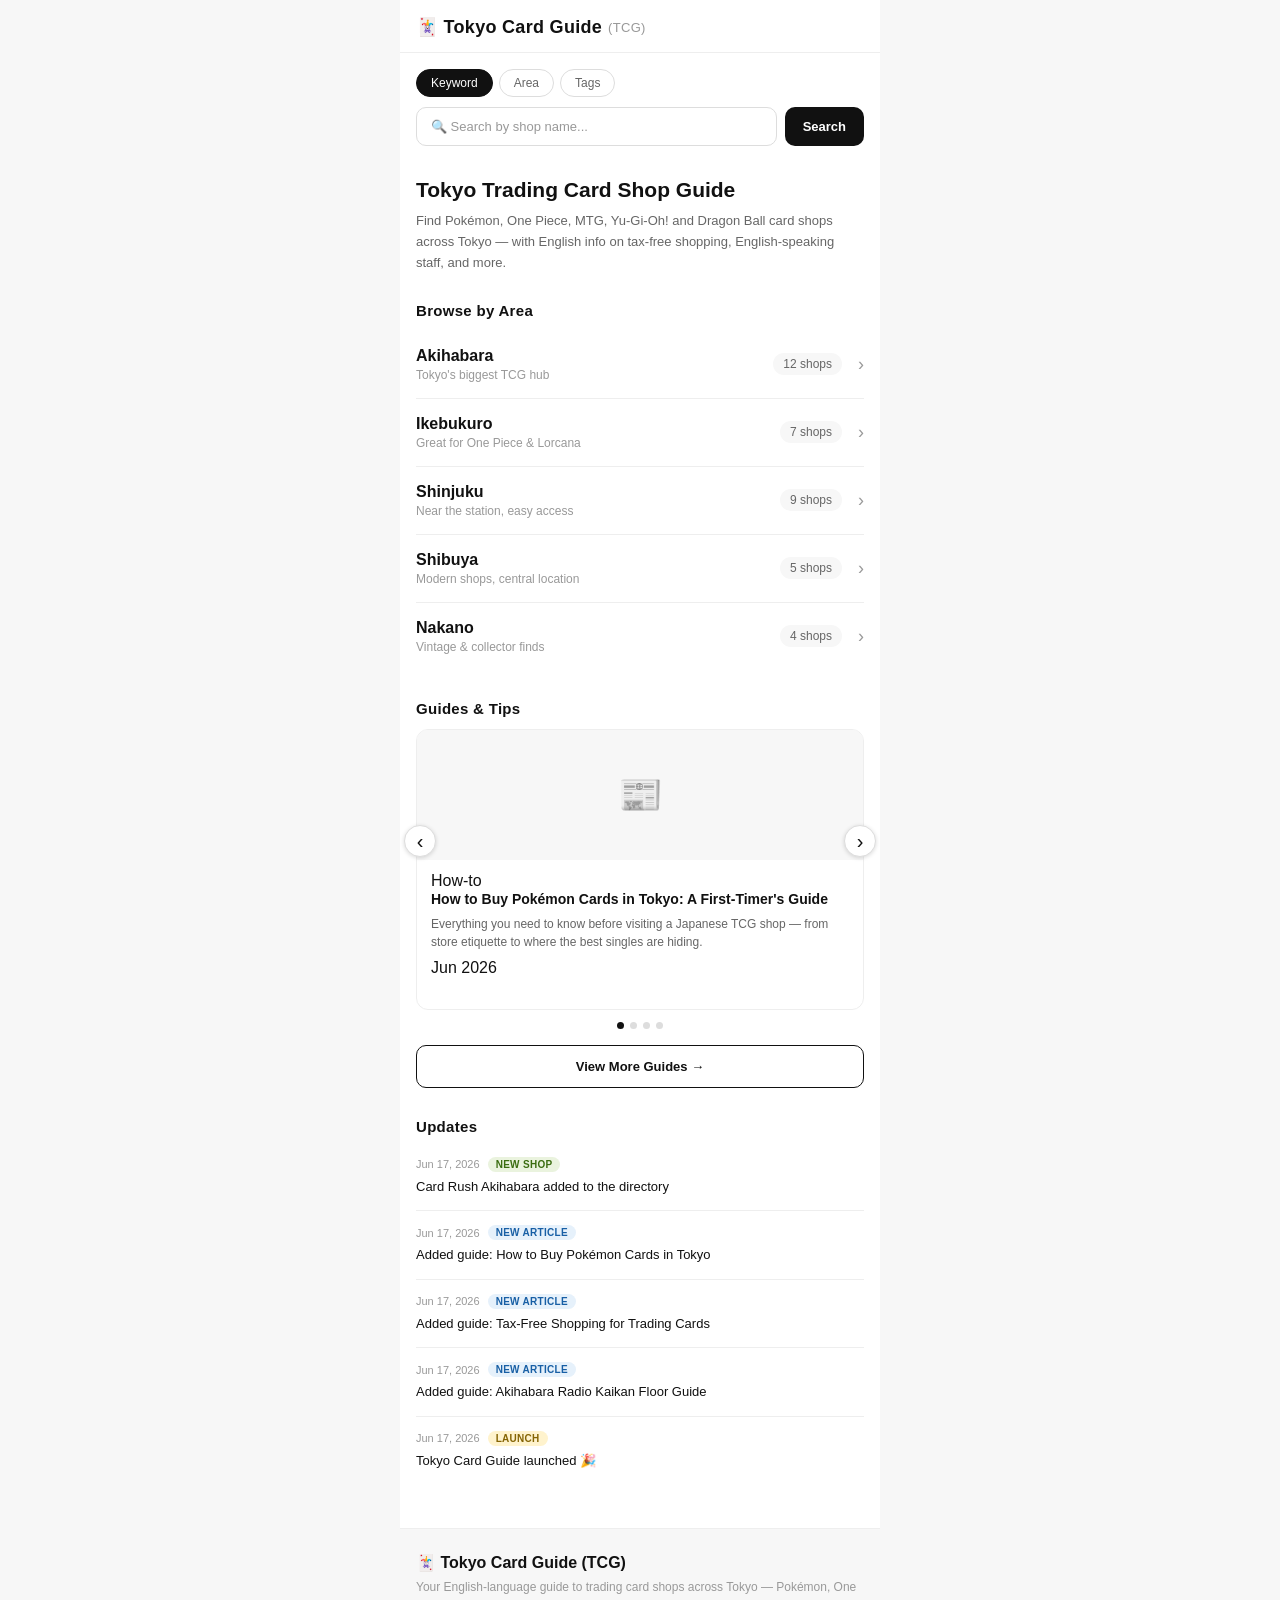
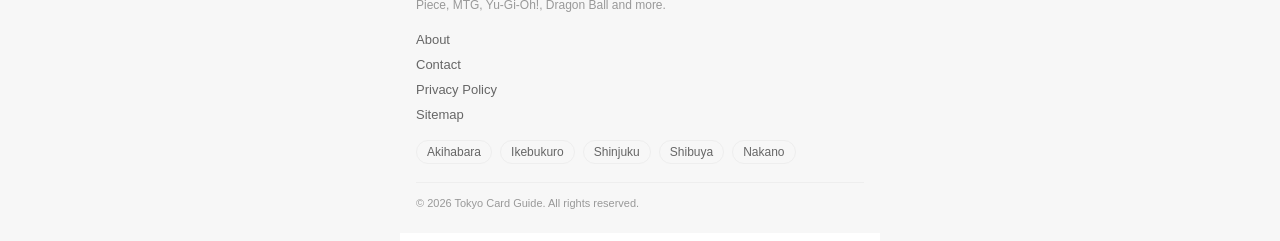
<file: index.html>
<!DOCTYPE html>
<html lang="en">
<head>
<meta charset="UTF-8">
<meta name="viewport" content="width=device-width, initial-scale=1.0">
<title>Tokyo Card Guide (TCG) - Trading Card Shop Guide for Tokyo</title>
<meta name="description" content="Find Pokémon, One Piece, MTG, Yu-Gi-Oh! and Dragon Ball card shops across Tokyo. English info on tax-free shopping, English-speaking staff, and more.">
<link rel="canonical" href="https://tokyocardguide.com/">
<link rel="stylesheet" href="style.css">
</head>
<body>
<div id="app">

  <!-- HEADER -->
  <header class="header">
    <div class="header-top">
      <div class="logo"><a href="index.html">🃏 Tokyo Card Guide <span>(TCG)</span></a></div>
    </div>
  </header>

  <div class="page-content">

    <!-- Search bar (visual placeholder for now) -->
    <div class="search-block">

      <div class="search-tabs">
        <button class="search-tab active" data-panel="keyword" type="button">Keyword</button>
        <a class="search-tab" href="#browse-by-area" type="button">Area</a>
        <button class="search-tab" data-panel="genre" type="button">Tags</button>
      </div>

      <!-- KEYWORD PANEL -->
      <div class="search-panel active" id="panel-keyword">
        <div class="keyword-bar">
          <div class="keyword-input">🔍 Search by shop name...</div>
          <button class="keyword-btn" type="button">Search</button>
        </div>
      </div>

      <!-- GENRE / TAGS PANEL -->
      <div class="search-panel" id="panel-genre">
        <div class="tag-section-label">Card Type</div>
        <div class="tag-cloud">
          <span class="tag-chip">Pokémon</span>
          <span class="tag-chip">One Piece</span>
          <span class="tag-chip">MTG</span>
          <span class="tag-chip">Yu-Gi-Oh!</span>
          <span class="tag-chip">Dragon Ball</span>
        </div>
        <div class="tag-section-label">Services</div>
        <div class="tag-cloud">
          <span class="tag-chip tax">Tax-Free</span>
          <span class="tag-chip eng">English OK</span>
          <span class="tag-chip">Credit Card OK</span>
          <span class="tag-chip">Buyback</span>
          <span class="tag-chip oripa">Oripa</span>
          <span class="tag-chip">Duel Space</span>
        </div>
      </div>

    </div>

    <!-- About -->
    <div class="about-block">
      <h1>Tokyo Trading Card Shop Guide</h1>
      <p>Find Pokémon, One Piece, MTG, Yu-Gi-Oh! and Dragon Ball card shops across Tokyo — with English info on tax-free shopping, English-speaking staff, and more.</p>
    </div>

    <!-- Area list -->
    <div class="section-header" id="browse-by-area">
      <h2>Browse by Area</h2>
    </div>
    <div class="area-list">

      <a class="area-item" href="akihabara.html">
        <div>
          <div class="area-name">Akihabara</div>
          <div class="area-meta">Tokyo's biggest TCG hub</div>
        </div>
        <div class="area-right">
          <span class="area-count">12 shops</span>
          <span class="area-arrow">›</span>
        </div>
      </a>

      <a class="area-item" href="ikebukuro.html">
        <div>
          <div class="area-name">Ikebukuro</div>
          <div class="area-meta">Great for One Piece &amp; Lorcana</div>
        </div>
        <div class="area-right">
          <span class="area-count">7 shops</span>
          <span class="area-arrow">›</span>
        </div>
      </a>

      <a class="area-item" href="shinjuku.html">
        <div>
          <div class="area-name">Shinjuku</div>
          <div class="area-meta">Near the station, easy access</div>
        </div>
        <div class="area-right">
          <span class="area-count">9 shops</span>
          <span class="area-arrow">›</span>
        </div>
      </a>

      <a class="area-item" href="shibuya.html">
        <div>
          <div class="area-name">Shibuya</div>
          <div class="area-meta">Modern shops, central location</div>
        </div>
        <div class="area-right">
          <span class="area-count">5 shops</span>
          <span class="area-arrow">›</span>
        </div>
      </a>

      <a class="area-item" href="nakano.html">
        <div>
          <div class="area-name">Nakano</div>
          <div class="area-meta">Vintage &amp; collector finds</div>
        </div>
        <div class="area-right">
          <span class="area-count">4 shops</span>
          <span class="area-arrow">›</span>
        </div>
      </a>

    </div>

    <!-- Featured guides -->
    <div class="section-header">
      <h2>Guides &amp; Tips</h2>
    </div>

    <!-- SLIDER -->
    <div class="guide-slider-wrap">
      <div class="guide-slider-container">
        <button class="slider-arrow left" id="slidePrev" type="button">‹</button>
        <div class="guide-slider" id="guideSlider">

          <a class="guide-slide" href="how-to-buy-pokemon-cards-tokyo.html">
            <div class="guide-slide-img">📰</div>
            <div class="guide-slide-body">
              <div class="guide-tag">How-to</div>
              <div class="guide-slide-title">How to Buy Pokémon Cards in Tokyo: A First-Timer's Guide</div>
              <div class="guide-slide-excerpt">Everything you need to know before visiting a Japanese TCG shop — from store etiquette to where the best singles are hiding.</div>
              <div class="guide-date">Jun 2026</div>
            </div>
          </a>

          <a class="guide-slide" href="tax-free-shopping-trading-cards.html">
            <div class="guide-slide-img">📰</div>
            <div class="guide-slide-body">
              <div class="guide-tag">How-to</div>
              <div class="guide-slide-title">Tax-Free Shopping for Trading Cards: What You Need to Know</div>
              <div class="guide-slide-excerpt">How tax exemption works in Japan, which shops offer it, and the minimum purchase amount you need to qualify.</div>
              <div class="guide-date">Jun 2026</div>
            </div>
          </a>

          <a class="guide-slide" href="akihabara-radio-kaikan-floor-guide.html">
            <div class="guide-slide-img">📰</div>
            <div class="guide-slide-body">
              <div class="guide-tag">Area Guide</div>
              <div class="guide-slide-title">Akihabara Radio Kaikan: A Floor-by-Floor TCG Map</div>
              <div class="guide-slide-excerpt">Radio Kaikan houses dozens of card shops across 9 floors — here's exactly which floor has what you're looking for.</div>
              <div class="guide-date">May 2026</div>
            </div>
          </a>

          <a class="guide-slide" href="what-is-oripa.html">
            <div class="guide-slide-img">📰</div>
            <div class="guide-slide-body">
              <div class="guide-tag">TCG Culture</div>
              <div class="guide-slide-title">What is Oripa? Japan's Mystery Pack Trading Card Lottery Explained</div>
              <div class="guide-slide-excerpt">Oripa is a uniquely Japanese way to buy trading cards — here's how it works and where to find it in Tokyo.</div>
              <div class="guide-date">May 2026</div>
            </div>
          </a>

        </div>
        <button class="slider-arrow right" id="slideNext" type="button">›</button>
      </div>

      <!-- DOTS -->
      <div class="guide-dots" id="guideDots">
        <span class="guide-dot active"></span>
        <span class="guide-dot"></span>
        <span class="guide-dot"></span>
        <span class="guide-dot"></span>
      </div>
    </div>

    <!-- VIEW MORE BUTTON -->
    <div style="padding: 4px 16px 8px;">
      <a class="view-more-btn" href="blog.html">View More Guides →</a>
    </div>

    <!-- INFO / UPDATES -->
    <div class="section-header">
      <h2>Updates</h2>
    </div>
    <div class="info-list">

      <div class="info-item">
        <div class="info-meta"><span class="info-date">Jun 17, 2026</span><span class="info-badge new">New Shop</span></div>
        <div class="info-title">Card Rush Akihabara added to the directory</div>
      </div>

      <div class="info-item">
        <div class="info-meta"><span class="info-date">Jun 17, 2026</span><span class="info-badge article">New Article</span></div>
        <div class="info-title">Added guide: How to Buy Pokémon Cards in Tokyo</div>
      </div>

      <div class="info-item">
        <div class="info-meta"><span class="info-date">Jun 17, 2026</span><span class="info-badge article">New Article</span></div>
        <div class="info-title">Added guide: Tax-Free Shopping for Trading Cards</div>
      </div>

      <div class="info-item">
        <div class="info-meta"><span class="info-date">Jun 17, 2026</span><span class="info-badge article">New Article</span></div>
        <div class="info-title">Added guide: Akihabara Radio Kaikan Floor Guide</div>
      </div>

      <div class="info-item">
        <div class="info-meta"><span class="info-date">Jun 17, 2026</span><span class="info-badge launch">Launch</span></div>
        <div class="info-title">Tokyo Card Guide launched 🎉</div>
      </div>

    </div>

  <!-- FOOTER -->
  <footer class="site-footer">
    <div class="footer-logo">🃏 Tokyo Card Guide (TCG)</div>
    <div class="footer-tagline">Your English-language guide to trading card shops across Tokyo — Pokémon, One Piece, MTG, Yu-Gi-Oh!, Dragon Ball and more.</div>
    <div class="footer-links">
      <a href="about.html">About</a>
      <a href="contact.html">Contact</a>
      <a href="privacy.html">Privacy Policy</a>
      <a href="sitemap.html">Sitemap</a>
    </div>
    <div class="footer-areas">
      <a href="akihabara.html">Akihabara</a>
      <a href="ikebukuro.html">Ikebukuro</a>
      <a href="shinjuku.html">Shinjuku</a>
      <a href="shibuya.html">Shibuya</a>
      <a href="nakano.html">Nakano</a>
    </div>
    <div class="footer-bottom">© 2026 Tokyo Card Guide. All rights reserved.</div>
  </footer>

</div>

<script>
document.querySelectorAll('.search-tab[data-panel]').forEach(tab => {
  tab.addEventListener('click', () => {
    document.querySelectorAll('.search-tab[data-panel]').forEach(t => t.classList.remove('active'));
    tab.classList.add('active');
    document.querySelectorAll('.search-panel').forEach(p => p.classList.remove('active'));
    document.getElementById('panel-' + tab.dataset.panel).classList.add('active');
  });
});

// Guide slider
const slider = document.getElementById('guideSlider');
const dots = document.querySelectorAll('.guide-dot');

function updateDots() {
  const index = Math.round(slider.scrollLeft / slider.offsetWidth);
  dots.forEach((d, i) => d.classList.toggle('active', i === index));
}

if (slider) {
  slider.addEventListener('scroll', updateDots);

  document.getElementById('slidePrev').addEventListener('click', () => {
    slider.scrollBy({ left: -slider.offsetWidth, behavior: 'smooth' });
  });

  document.getElementById('slideNext').addEventListener('click', () => {
    slider.scrollBy({ left: slider.offsetWidth, behavior: 'smooth' });
  });
}
</script>

</body>
</html>
</file>
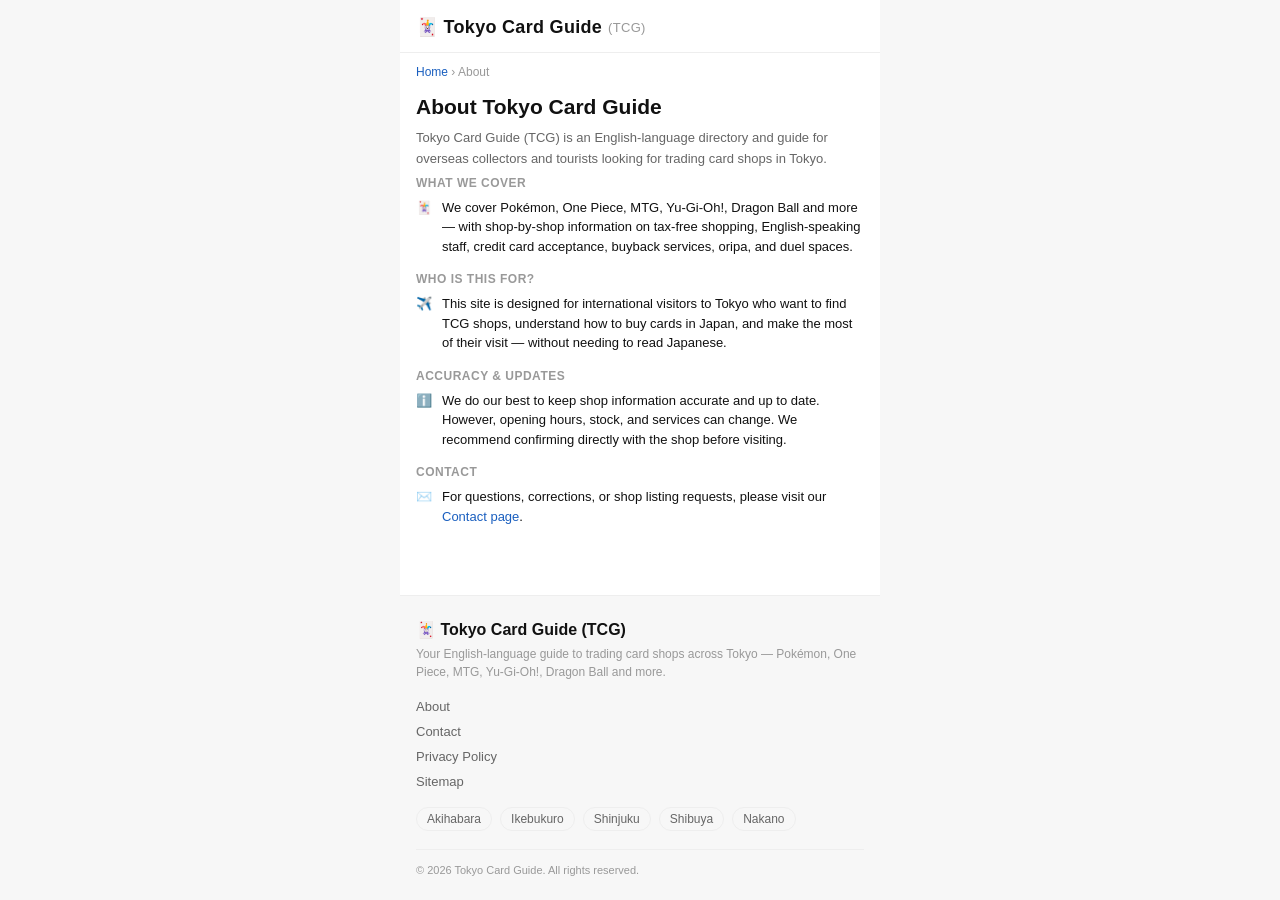
<file: about.html>
<!DOCTYPE html>
<html lang="en">
<head>
<meta charset="UTF-8">
<meta name="viewport" content="width=device-width, initial-scale=1.0">
<title>About | Tokyo Card Guide (TCG)</title>
<meta name="description" content="Tokyo Card Guide (TCG) is an English-language guide to trading card shops across Tokyo, created for overseas collectors and tourists.">
<link rel="canonical" href="https://tokyocardguide.com/about.html">
<link rel="stylesheet" href="style.css">
</head>
<body>
<div id="app">

  <header class="header">
    <div class="header-top">
      <div class="logo"><a href="index.html">🃏 Tokyo Card Guide <span>(TCG)</span></a></div>
    </div>
  </header>

  <div class="page-content">
    <div class="breadcrumb"><a href="index.html">Home</a> › About</div>

    <div class="about-block">
      <h1>About Tokyo Card Guide</h1>
      <p>Tokyo Card Guide (TCG) is an English-language directory and guide for overseas collectors and tourists looking for trading card shops in Tokyo.</p>
    </div>

    <div class="shop-detail" style="padding-top:0;">

      <div class="info-section">
        <h3>What we cover</h3>
        <div class="info-row">
          <span>🃏</span>
          <span>We cover Pokémon, One Piece, MTG, Yu-Gi-Oh!, Dragon Ball and more — with shop-by-shop information on tax-free shopping, English-speaking staff, credit card acceptance, buyback services, oripa, and duel spaces.</span>
        </div>
      </div>

      <div class="info-section">
        <h3>Who is this for?</h3>
        <div class="info-row">
          <span>✈️</span>
          <span>This site is designed for international visitors to Tokyo who want to find TCG shops, understand how to buy cards in Japan, and make the most of their visit — without needing to read Japanese.</span>
        </div>
      </div>

      <div class="info-section">
        <h3>Accuracy & updates</h3>
        <div class="info-row">
          <span>ℹ️</span>
          <span>We do our best to keep shop information accurate and up to date. However, opening hours, stock, and services can change. We recommend confirming directly with the shop before visiting.</span>
        </div>
      </div>

      <div class="info-section">
        <h3>Contact</h3>
        <div class="info-row">
          <span>✉️</span>
          <span>For questions, corrections, or shop listing requests, please visit our <a href="contact.html" style="color:#1a5fbf;">Contact page</a>.</span>
        </div>
      </div>

    </div>
  </div>

  <footer class="site-footer">
    <div class="footer-logo">🃏 Tokyo Card Guide (TCG)</div>
    <div class="footer-tagline">Your English-language guide to trading card shops across Tokyo — Pokémon, One Piece, MTG, Yu-Gi-Oh!, Dragon Ball and more.</div>
    <div class="footer-links">
      <a href="about.html">About</a>
      <a href="contact.html">Contact</a>
      <a href="privacy.html">Privacy Policy</a>
      <a href="sitemap.html">Sitemap</a>
    </div>
    <div class="footer-areas">
      <a href="akihabara.html">Akihabara</a>
      <a href="ikebukuro.html">Ikebukuro</a>
      <a href="shinjuku.html">Shinjuku</a>
      <a href="shibuya.html">Shibuya</a>
      <a href="nakano.html">Nakano</a>
    </div>
    <div class="footer-bottom">© 2026 Tokyo Card Guide. All rights reserved.</div>
  </footer>

</div>
</body>
</html>
</file>
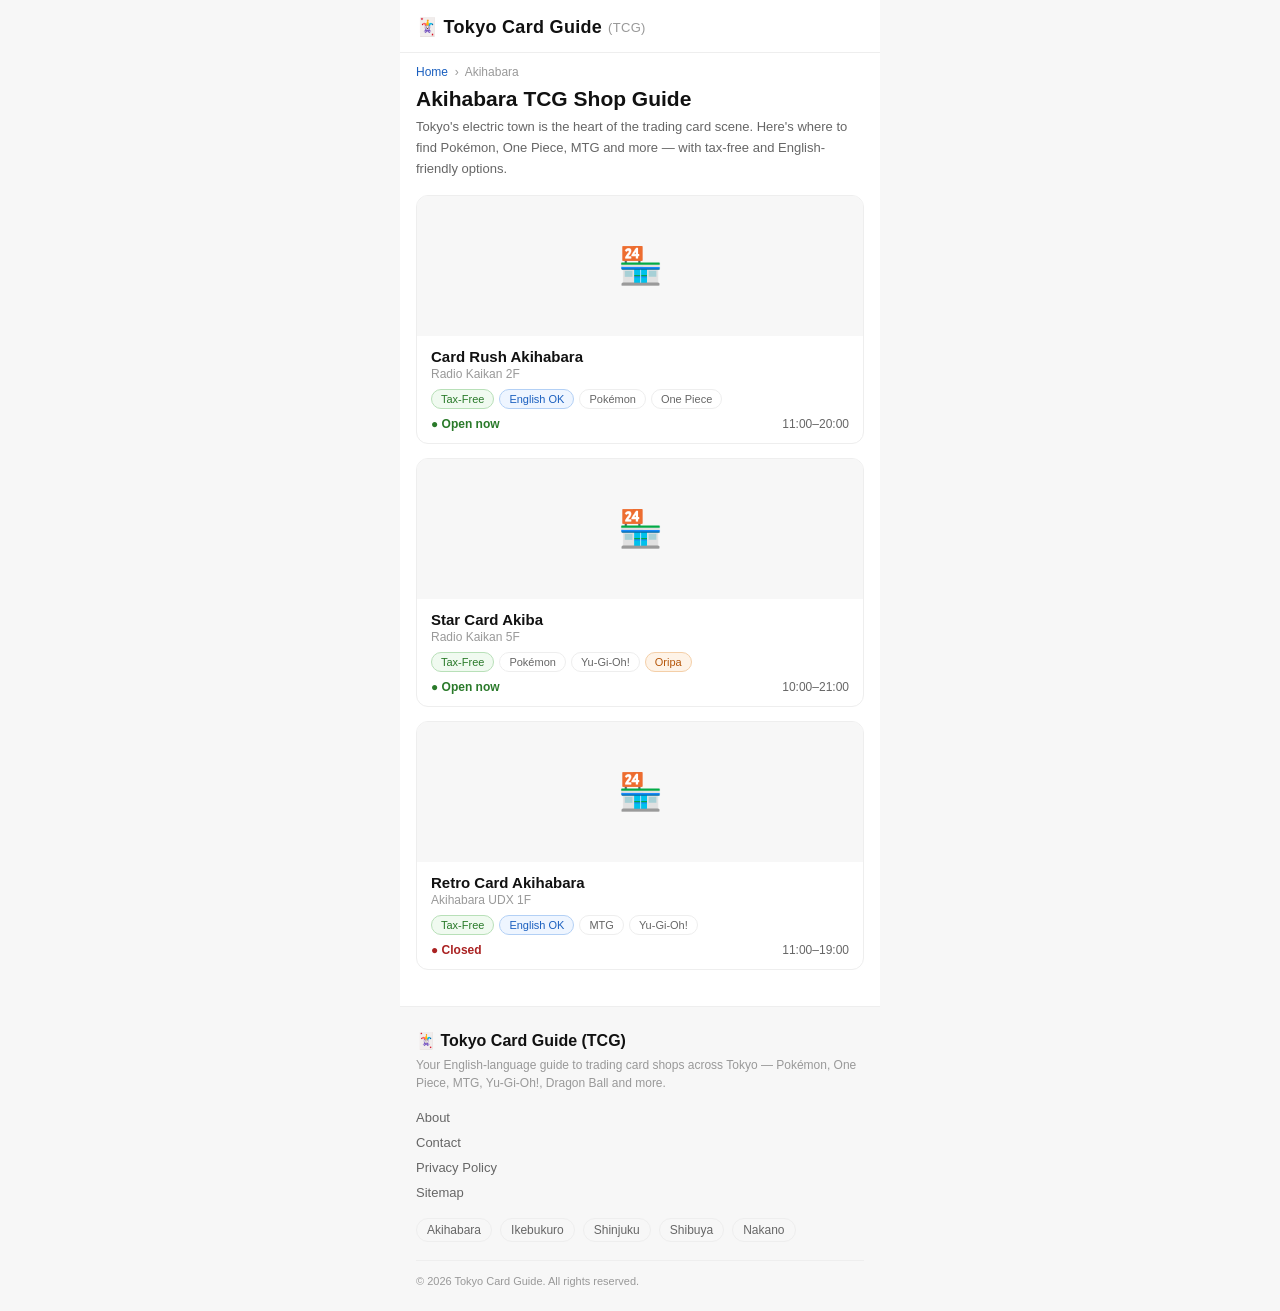
<file: akihabara.html>
<!DOCTYPE html>
<html lang="en">
<head>
<meta charset="UTF-8">
<meta name="viewport" content="width=device-width, initial-scale=1.0">
<title>Akihabara TCG Shop Guide | Tokyo Card Guide (TCG)</title>
<meta name="description" content="Find the best trading card shops in Akihabara — Pokémon, One Piece, MTG, Yu-Gi-Oh! and Dragon Ball, with tax-free and English-friendly options.">
<link rel="canonical" href="https://tokyocardguide.com/akihabara.html">
<link rel="stylesheet" href="style.css">
</head>
<body>
<div id="app">

  <!-- HEADER -->
  <header class="header">
    <div class="header-top">
      <div class="logo"><a href="index.html">🃏 Tokyo Card Guide <span>(TCG)</span></a></div>
    </div>
  </header>

  <div class="page-content">

    <div class="breadcrumb"><a href="index.html">Home</a> &nbsp;›&nbsp; Akihabara</div>

    <div class="area-hero">
      <h1>Akihabara TCG Shop Guide</h1>
      <p>Tokyo's electric town is the heart of the trading card scene. Here's where to find Pokémon, One Piece, MTG and more — with tax-free and English-friendly options.</p>
    </div>

    <div class="shop-list">

      <a class="shop-card" href="card-rush-akihabara.html">
        <div class="shop-card-img">🏪</div>
        <div class="shop-card-body">
          <div class="shop-card-name">Card Rush Akihabara</div>
          <div class="shop-card-sub">Radio Kaikan 2F</div>
          <div class="shop-card-tags">
            <span class="tag tax">Tax-Free</span>
            <span class="tag eng">English OK</span>
            <span class="tag">Pokémon</span>
            <span class="tag">One Piece</span>
          </div>
          <div class="shop-card-foot">
            <span class="open-now">● Open now</span>
            <span>11:00–20:00</span>
          </div>
        </div>
      </a>

      <a class="shop-card" href="star-card-akiba.html">
        <div class="shop-card-img">🏪</div>
        <div class="shop-card-body">
          <div class="shop-card-name">Star Card Akiba</div>
          <div class="shop-card-sub">Radio Kaikan 5F</div>
          <div class="shop-card-tags">
            <span class="tag tax">Tax-Free</span>
            <span class="tag">Pokémon</span>
            <span class="tag">Yu-Gi-Oh!</span>
            <span class="tag oripa">Oripa</span>
          </div>
          <div class="shop-card-foot">
            <span class="open-now">● Open now</span>
            <span>10:00–21:00</span>
          </div>
        </div>
      </a>

      <a class="shop-card" href="retro-card-akihabara.html">
        <div class="shop-card-img">🏪</div>
        <div class="shop-card-body">
          <div class="shop-card-name">Retro Card Akihabara</div>
          <div class="shop-card-sub">Akihabara UDX 1F</div>
          <div class="shop-card-tags">
            <span class="tag tax">Tax-Free</span>
            <span class="tag eng">English OK</span>
            <span class="tag">MTG</span>
            <span class="tag">Yu-Gi-Oh!</span>
          </div>
          <div class="shop-card-foot">
            <span class="closed-now">● Closed</span>
            <span>11:00–19:00</span>
          </div>
        </div>
      </a>

    </div>

  </div>

  <!-- FOOTER -->
  <footer class="site-footer">
    <div class="footer-logo">🃏 Tokyo Card Guide (TCG)</div>
    <div class="footer-tagline">Your English-language guide to trading card shops across Tokyo — Pokémon, One Piece, MTG, Yu-Gi-Oh!, Dragon Ball and more.</div>
    <div class="footer-links">
      <a href="about.html">About</a>
      <a href="contact.html">Contact</a>
      <a href="privacy.html">Privacy Policy</a>
      <a href="sitemap.html">Sitemap</a>
    </div>
    <div class="footer-areas">
      <a href="akihabara.html">Akihabara</a>
      <a href="ikebukuro.html">Ikebukuro</a>
      <a href="shinjuku.html">Shinjuku</a>
      <a href="shibuya.html">Shibuya</a>
      <a href="nakano.html">Nakano</a>
    </div>
    <div class="footer-bottom">© 2026 Tokyo Card Guide. All rights reserved.</div>
  </footer>

</div>
</body>
</html>
</file>
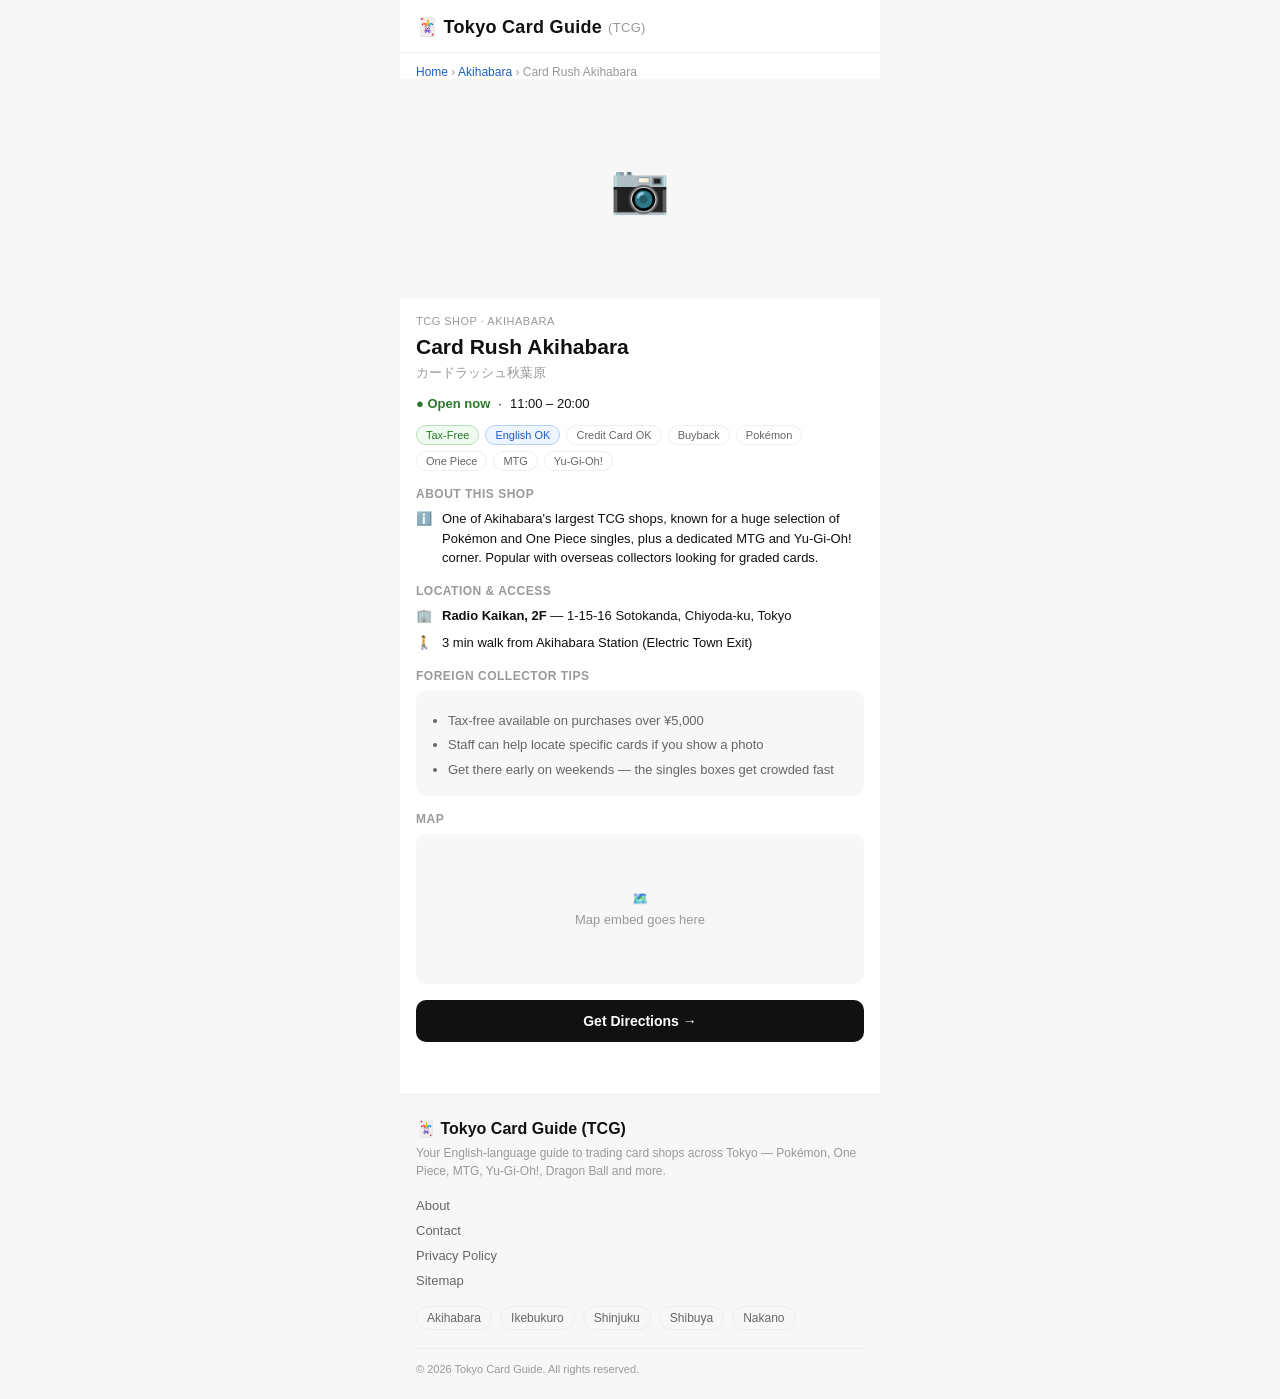
<file: card-rush-akihabara.html>
<!DOCTYPE html>
<html lang="en">
<head>
<meta charset="UTF-8">
<meta name="viewport" content="width=device-width, initial-scale=1.0">
<title>Card Rush Akihabara - Pokémon, One Piece &amp; MTG Card Shop | Tokyo Card Guide (TCG)</title>
<meta name="description" content="Card Rush Akihabara (Radio Kaikan 2F): a large TCG shop with tax-free shopping, English-speaking staff, and a huge selection of Pokémon, One Piece, MTG and Yu-Gi-Oh! cards.">
<link rel="canonical" href="https://tokyocardguide.com/card-rush-akihabara.html">
<link rel="stylesheet" href="style.css">
</head>
<body>
<div id="app">

  <!-- HEADER -->
  <header class="header">
    <div class="header-top">
      <div class="logo"><a href="index.html">🃏 Tokyo Card Guide <span>(TCG)</span></a></div>
    </div>
  </header>

  <div class="page-content">

    <div class="breadcrumb">
      <a href="index.html">Home</a> ›
      <a href="akihabara.html">Akihabara</a> ›
      Card Rush Akihabara
    </div>

    <div class="shop-hero-img">📷</div>

    <div class="shop-detail">
      <div class="shop-cat">TCG Shop · Akihabara</div>
      <h1>Card Rush Akihabara</h1>
      <div class="shop-detail-jp">カードラッシュ秋葉原</div>

      <div class="status-row">
        <span class="open-now">● Open now</span>
        <span>·</span>
        <span>11:00 – 20:00</span>
      </div>

      <div class="tags-block">
        <span class="tag tax">Tax-Free</span>
        <span class="tag eng">English OK</span>
        <span class="tag">Credit Card OK</span>
        <span class="tag">Buyback</span>
        <span class="tag">Pokémon</span>
        <span class="tag">One Piece</span>
        <span class="tag">MTG</span>
        <span class="tag">Yu-Gi-Oh!</span>
      </div>

      <div class="info-section">
        <h3>About this shop</h3>
        <div class="info-row">
          <span>ℹ️</span>
          <span>One of Akihabara's largest TCG shops, known for a huge selection of Pokémon and One Piece singles, plus a dedicated MTG and Yu-Gi-Oh! corner. Popular with overseas collectors looking for graded cards.</span>
        </div>
      </div>

      <div class="info-section">
        <h3>Location &amp; Access</h3>
        <div class="info-row">
          <span>🏢</span>
          <span><strong>Radio Kaikan, 2F</strong> — 1-15-16 Sotokanda, Chiyoda-ku, Tokyo</span>
        </div>
        <div class="info-row">
          <span>🚶</span>
          <span>3 min walk from Akihabara Station (Electric Town Exit)</span>
        </div>
      </div>

      <div class="info-section">
        <h3>Foreign Collector Tips</h3>
        <div class="collector-tips">
          <ul>
            <li>Tax-free available on purchases over ¥5,000</li>
            <li>Staff can help locate specific cards if you show a photo</li>
            <li>Get there early on weekends — the singles boxes get crowded fast</li>
          </ul>
        </div>
      </div>

      <div class="info-section">
        <h3>Map</h3>
        <div class="map-placeholder">
          <span>🗺️</span>
          <span>Map embed goes here</span>
        </div>
      </div>

      <a class="dir-btn" href="https://www.google.com/maps/search/?api=1&query=Card+Rush+Akihabara" target="_blank" rel="noopener">Get Directions →</a>

    </div>

  </div>

  <!-- FOOTER -->
  <footer class="site-footer">
    <div class="footer-logo">🃏 Tokyo Card Guide (TCG)</div>
    <div class="footer-tagline">Your English-language guide to trading card shops across Tokyo — Pokémon, One Piece, MTG, Yu-Gi-Oh!, Dragon Ball and more.</div>
    <div class="footer-links">
      <a href="about.html">About</a>
      <a href="contact.html">Contact</a>
      <a href="privacy.html">Privacy Policy</a>
      <a href="sitemap.html">Sitemap</a>
    </div>
    <div class="footer-areas">
      <a href="akihabara.html">Akihabara</a>
      <a href="ikebukuro.html">Ikebukuro</a>
      <a href="shinjuku.html">Shinjuku</a>
      <a href="shibuya.html">Shibuya</a>
      <a href="nakano.html">Nakano</a>
    </div>
    <div class="footer-bottom">© 2026 Tokyo Card Guide. All rights reserved.</div>
  </footer>

</div>
</body>
</html>
</file>
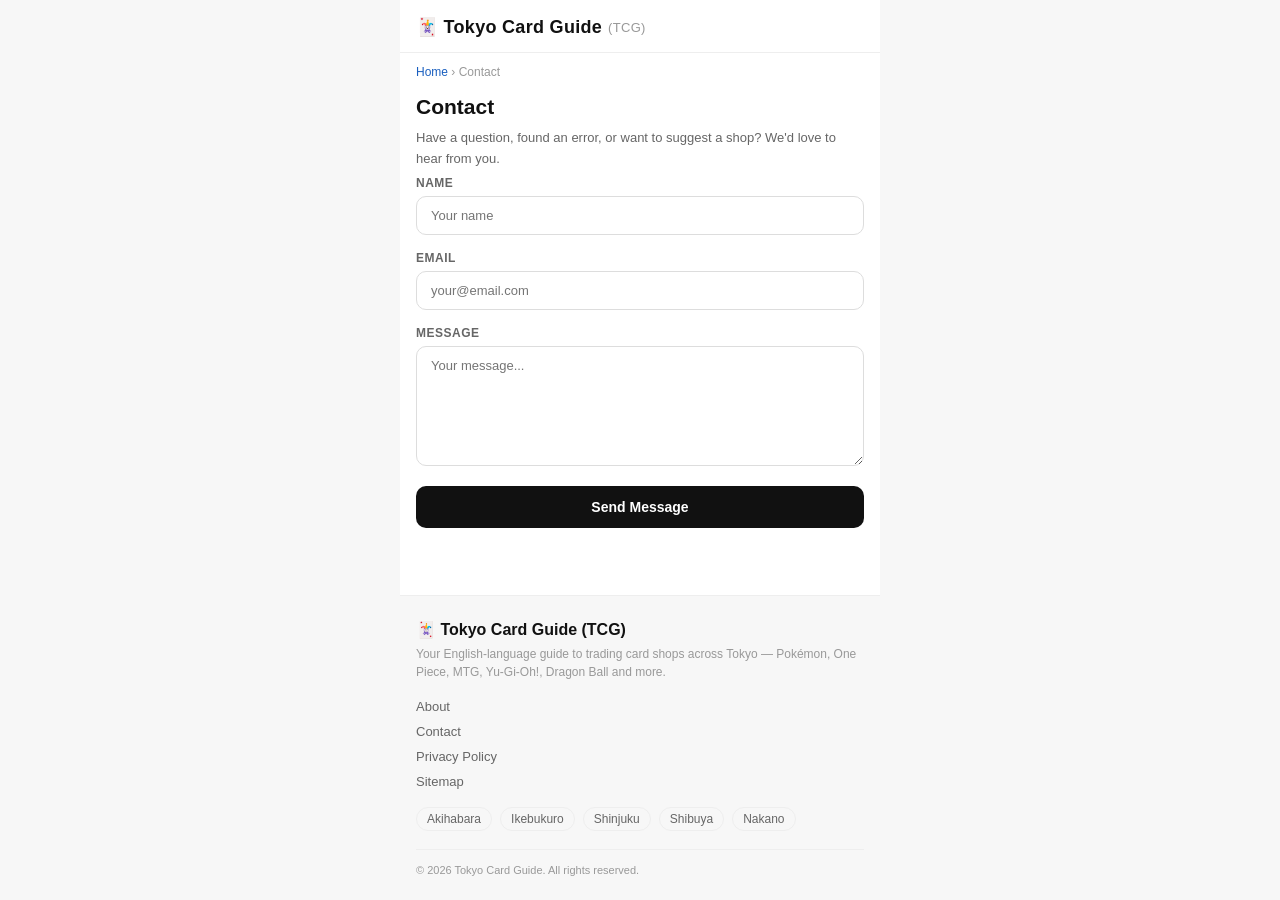
<file: contact.html>
<!DOCTYPE html>
<html lang="en">
<head>
<meta charset="UTF-8">
<meta name="viewport" content="width=device-width, initial-scale=1.0">
<title>Contact | Tokyo Card Guide (TCG)</title>
<meta name="description" content="Contact Tokyo Card Guide for questions, corrections, or shop listing requests.">
<link rel="canonical" href="https://tokyocardguide.com/contact.html">
<link rel="stylesheet" href="style.css">
<style>
.contact-form { padding: 0 16px; }
.form-group { margin-bottom: 16px; }
.form-label { display: block; font-size: 12px; font-weight: 600; color: var(--color-text-secondary); text-transform: uppercase; letter-spacing: 0.5px; margin-bottom: 6px; }
.form-input, .form-textarea {
  width: 100%; border: 1px solid var(--color-border-strong);
  border-radius: 10px; padding: 11px 14px; font-size: 13px;
  color: var(--color-text); font-family: inherit; background: var(--color-bg);
}
.form-textarea { height: 120px; resize: vertical; }
.form-submit {
  display: block; width: 100%; padding: 13px;
  background: var(--color-text); color: var(--color-bg);
  border: none; border-radius: 10px; font-size: 14px;
  font-weight: 600; cursor: pointer; font-family: inherit;
}
</style>
</head>
<body>
<div id="app">

  <header class="header">
    <div class="header-top">
      <div class="logo"><a href="index.html">🃏 Tokyo Card Guide <span>(TCG)</span></a></div>
    </div>
  </header>

  <div class="page-content">
    <div class="breadcrumb"><a href="index.html">Home</a> › Contact</div>

    <div class="about-block">
      <h1>Contact</h1>
      <p>Have a question, found an error, or want to suggest a shop? We'd love to hear from you.</p>
    </div>

    <form class="contact-form" action="https://formspree.io/f/mdavjvgw" method="POST">
      <div class="form-group">
        <label class="form-label" for="name">Name</label>
        <input class="form-input" type="text" id="name" name="name" placeholder="Your name" required>
      </div>
      <div class="form-group">
        <label class="form-label" for="email">Email</label>
        <input class="form-input" type="email" id="email" name="email" placeholder="your@email.com" required>
      </div>
      <div class="form-group">
        <label class="form-label" for="message">Message</label>
        <textarea class="form-textarea" id="message" name="message" placeholder="Your message..." required></textarea>
      </div>
      <button class="form-submit" type="submit">Send Message</button>
    </form>
  </div>

  <footer class="site-footer">
    <div class="footer-logo">🃏 Tokyo Card Guide (TCG)</div>
    <div class="footer-tagline">Your English-language guide to trading card shops across Tokyo — Pokémon, One Piece, MTG, Yu-Gi-Oh!, Dragon Ball and more.</div>
    <div class="footer-links">
      <a href="about.html">About</a>
      <a href="contact.html">Contact</a>
      <a href="privacy.html">Privacy Policy</a>
      <a href="sitemap.html">Sitemap</a>
    </div>
    <div class="footer-areas">
      <a href="akihabara.html">Akihabara</a>
      <a href="ikebukuro.html">Ikebukuro</a>
      <a href="shinjuku.html">Shinjuku</a>
      <a href="shibuya.html">Shibuya</a>
      <a href="nakano.html">Nakano</a>
    </div>
    <div class="footer-bottom">© 2026 Tokyo Card Guide. All rights reserved.</div>
  </footer>

</div>
</body>
</html>
</file>
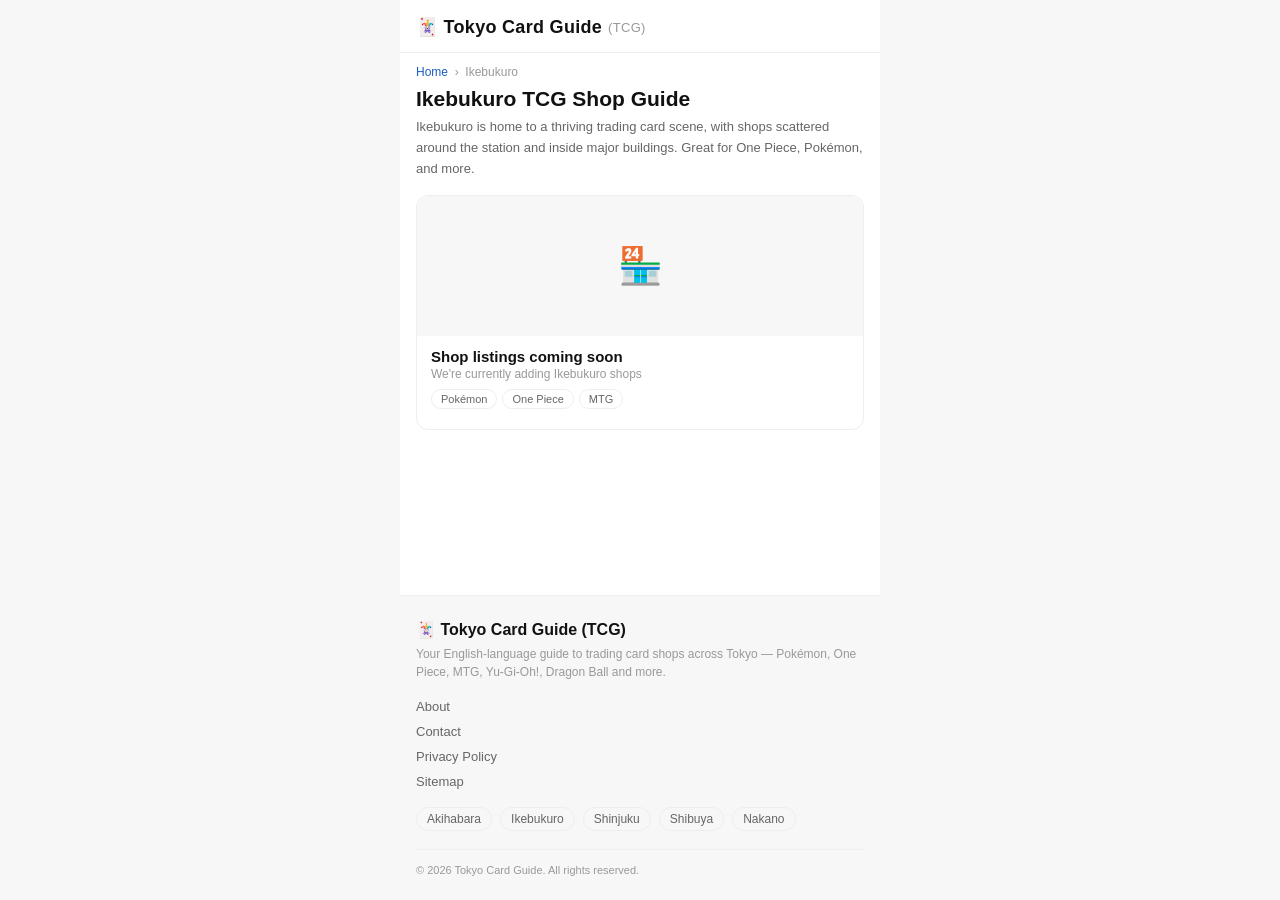
<file: ikebukuro.html>
<!DOCTYPE html>
<html lang="en">
<head>
<meta charset="UTF-8">
<meta name="viewport" content="width=device-width, initial-scale=1.0">
<title>Ikebukuro TCG Shop Guide | Tokyo Card Guide (TCG)</title>
<meta name="description" content="Find the best trading card shops in Ikebukuro — Pokémon, One Piece, MTG, Yu-Gi-Oh! and Dragon Ball, with tax-free and English-friendly options.">
<link rel="canonical" href="https://tokyocardguide.com/ikebukuro.html">
<link rel="stylesheet" href="style.css">
</head>
<body>
<div id="app">

  <header class="header">
    <div class="header-top">
      <div class="logo"><a href="index.html">🃏 Tokyo Card Guide <span>(TCG)</span></a></div>
    </div>
  </header>

  <div class="page-content">
    <div class="breadcrumb"><a href="index.html">Home</a> &nbsp;›&nbsp; Ikebukuro</div>
    <div class="area-hero">
      <h1>Ikebukuro TCG Shop Guide</h1>
      <p>Ikebukuro is home to a thriving trading card scene, with shops scattered around the station and inside major buildings. Great for One Piece, Pokémon, and more.</p>
    </div>
    <div class="shop-list">
      <div class="shop-card">
        <div class="shop-card-img">🏪</div>
        <div class="shop-card-body">
          <div class="shop-card-name">Shop listings coming soon</div>
          <div class="shop-card-sub">We're currently adding Ikebukuro shops</div>
          <div class="shop-card-tags">
            <span class="tag">Pokémon</span>
            <span class="tag">One Piece</span>
            <span class="tag">MTG</span>
          </div>
        </div>
      </div>
    </div>
  </div>

  <footer class="site-footer">
    <div class="footer-logo">🃏 Tokyo Card Guide (TCG)</div>
    <div class="footer-tagline">Your English-language guide to trading card shops across Tokyo — Pokémon, One Piece, MTG, Yu-Gi-Oh!, Dragon Ball and more.</div>
    <div class="footer-links">
      <a href="about.html">About</a>
      <a href="contact.html">Contact</a>
      <a href="privacy.html">Privacy Policy</a>
      <a href="sitemap.html">Sitemap</a>
    </div>
    <div class="footer-areas">
      <a href="akihabara.html">Akihabara</a>
      <a href="ikebukuro.html">Ikebukuro</a>
      <a href="shinjuku.html">Shinjuku</a>
      <a href="shibuya.html">Shibuya</a>
      <a href="nakano.html">Nakano</a>
    </div>
    <div class="footer-bottom">© 2026 Tokyo Card Guide. All rights reserved.</div>
  </footer>

</div>
</body>
</html>
</file>
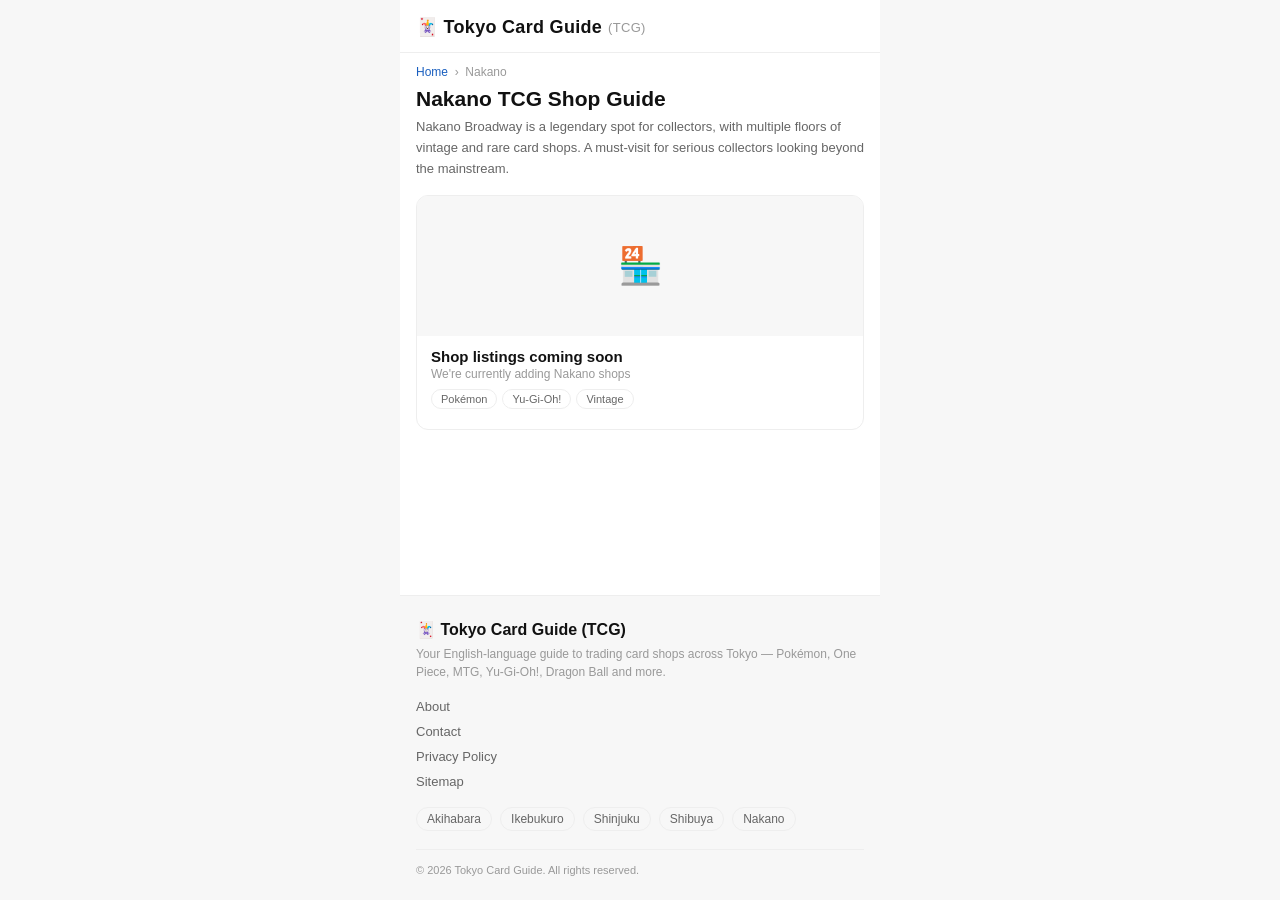
<file: nakano.html>
<!DOCTYPE html>
<html lang="en">
<head>
<meta charset="UTF-8">
<meta name="viewport" content="width=device-width, initial-scale=1.0">
<title>Nakano TCG Shop Guide | Tokyo Card Guide (TCG)</title>
<meta name="description" content="Find the best trading card shops in Nakano — Pokémon, One Piece, MTG, Yu-Gi-Oh! and Dragon Ball, including vintage and collector finds at Nakano Broadway.">
<link rel="canonical" href="https://tokyocardguide.com/nakano.html">
<link rel="stylesheet" href="style.css">
</head>
<body>
<div id="app">

  <header class="header">
    <div class="header-top">
      <div class="logo"><a href="index.html">🃏 Tokyo Card Guide <span>(TCG)</span></a></div>
    </div>
  </header>

  <div class="page-content">
    <div class="breadcrumb"><a href="index.html">Home</a> &nbsp;›&nbsp; Nakano</div>
    <div class="area-hero">
      <h1>Nakano TCG Shop Guide</h1>
      <p>Nakano Broadway is a legendary spot for collectors, with multiple floors of vintage and rare card shops. A must-visit for serious collectors looking beyond the mainstream.</p>
    </div>
    <div class="shop-list">
      <div class="shop-card">
        <div class="shop-card-img">🏪</div>
        <div class="shop-card-body">
          <div class="shop-card-name">Shop listings coming soon</div>
          <div class="shop-card-sub">We're currently adding Nakano shops</div>
          <div class="shop-card-tags">
            <span class="tag">Pokémon</span>
            <span class="tag">Yu-Gi-Oh!</span>
            <span class="tag">Vintage</span>
          </div>
        </div>
      </div>
    </div>
  </div>

  <footer class="site-footer">
    <div class="footer-logo">🃏 Tokyo Card Guide (TCG)</div>
    <div class="footer-tagline">Your English-language guide to trading card shops across Tokyo — Pokémon, One Piece, MTG, Yu-Gi-Oh!, Dragon Ball and more.</div>
    <div class="footer-links">
      <a href="about.html">About</a>
      <a href="contact.html">Contact</a>
      <a href="privacy.html">Privacy Policy</a>
      <a href="sitemap.html">Sitemap</a>
    </div>
    <div class="footer-areas">
      <a href="akihabara.html">Akihabara</a>
      <a href="ikebukuro.html">Ikebukuro</a>
      <a href="shinjuku.html">Shinjuku</a>
      <a href="shibuya.html">Shibuya</a>
      <a href="nakano.html">Nakano</a>
    </div>
    <div class="footer-bottom">© 2026 Tokyo Card Guide. All rights reserved.</div>
  </footer>

</div>
</body>
</html>
</file>
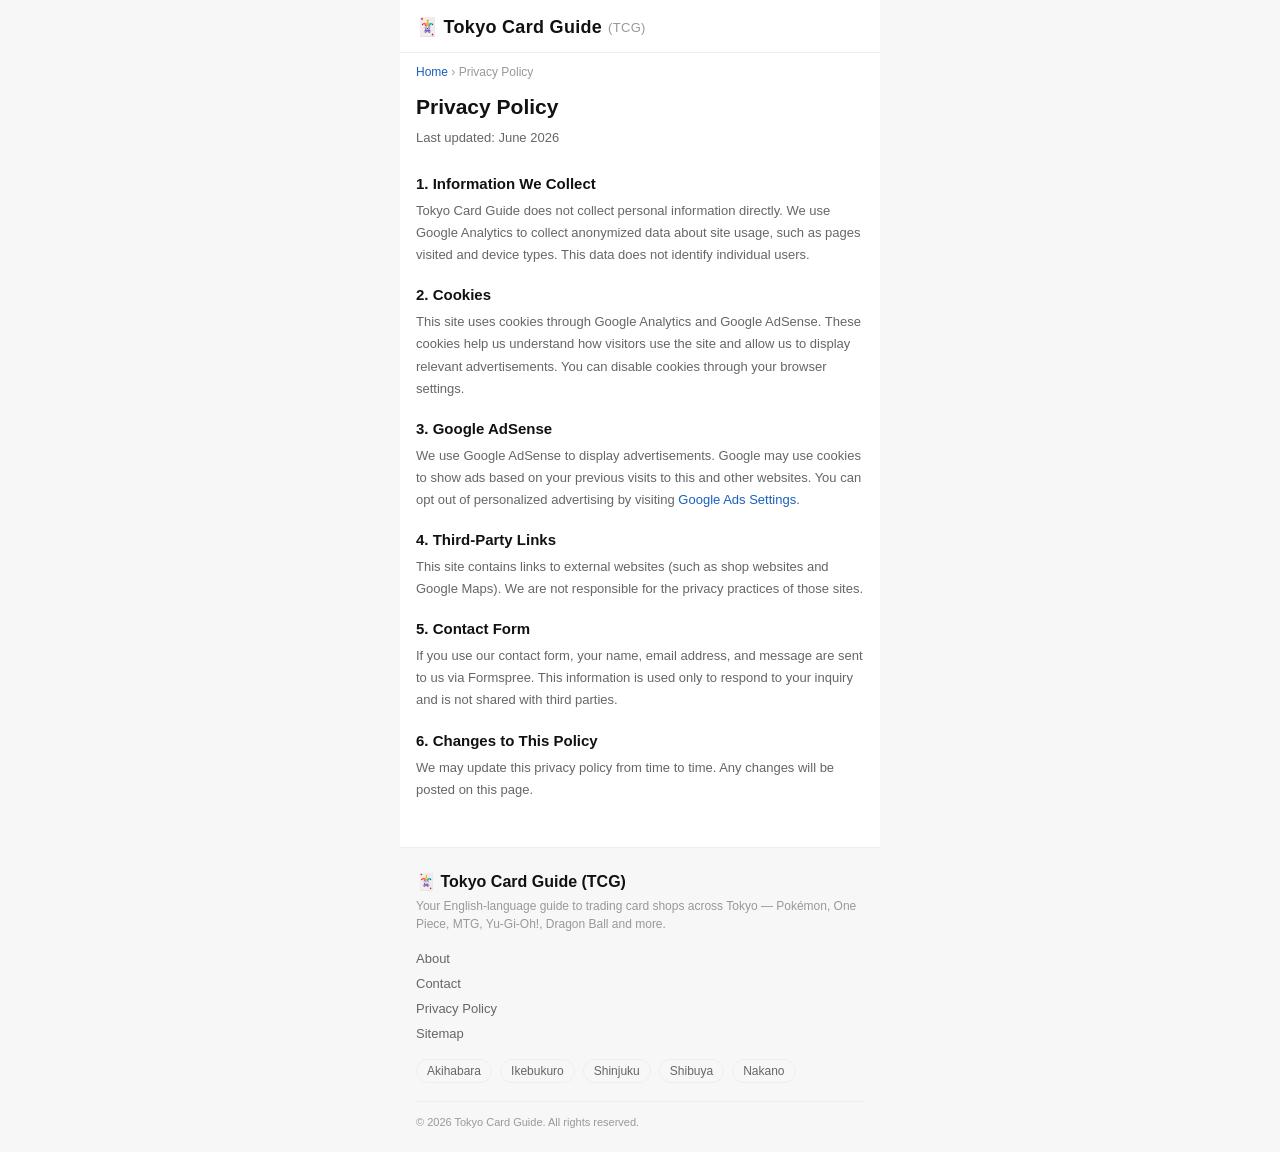
<file: privacy.html>
<!DOCTYPE html>
<html lang="en">
<head>
<meta charset="UTF-8">
<meta name="viewport" content="width=device-width, initial-scale=1.0">
<title>Privacy Policy | Tokyo Card Guide (TCG)</title>
<meta name="description" content="Privacy Policy for Tokyo Card Guide (TCG).">
<link rel="canonical" href="https://tokyocardguide.com/privacy.html">
<link rel="stylesheet" href="style.css">
<style>
.privacy-content { padding: 0 16px; }
.privacy-content h2 { font-size: 15px; font-weight: 700; margin: 20px 0 8px; }
.privacy-content p { font-size: 13px; color: var(--color-text-secondary); line-height: 1.7; margin-bottom: 10px; }
</style>
</head>
<body>
<div id="app">

  <header class="header">
    <div class="header-top">
      <div class="logo"><a href="index.html">🃏 Tokyo Card Guide <span>(TCG)</span></a></div>
    </div>
  </header>

  <div class="page-content">
    <div class="breadcrumb"><a href="index.html">Home</a> › Privacy Policy</div>

    <div class="about-block">
      <h1>Privacy Policy</h1>
      <p>Last updated: June 2026</p>
    </div>

    <div class="privacy-content">

      <h2>1. Information We Collect</h2>
      <p>Tokyo Card Guide does not collect personal information directly. We use Google Analytics to collect anonymized data about site usage, such as pages visited and device types. This data does not identify individual users.</p>

      <h2>2. Cookies</h2>
      <p>This site uses cookies through Google Analytics and Google AdSense. These cookies help us understand how visitors use the site and allow us to display relevant advertisements. You can disable cookies through your browser settings.</p>

      <h2>3. Google AdSense</h2>
      <p>We use Google AdSense to display advertisements. Google may use cookies to show ads based on your previous visits to this and other websites. You can opt out of personalized advertising by visiting <a href="https://www.google.com/settings/ads" target="_blank" rel="noopener" style="color:#1a5fbf;">Google Ads Settings</a>.</p>

      <h2>4. Third-Party Links</h2>
      <p>This site contains links to external websites (such as shop websites and Google Maps). We are not responsible for the privacy practices of those sites.</p>

      <h2>5. Contact Form</h2>
      <p>If you use our contact form, your name, email address, and message are sent to us via Formspree. This information is used only to respond to your inquiry and is not shared with third parties.</p>

      <h2>6. Changes to This Policy</h2>
      <p>We may update this privacy policy from time to time. Any changes will be posted on this page.</p>

    </div>
  </div>

  <footer class="site-footer">
    <div class="footer-logo">🃏 Tokyo Card Guide (TCG)</div>
    <div class="footer-tagline">Your English-language guide to trading card shops across Tokyo — Pokémon, One Piece, MTG, Yu-Gi-Oh!, Dragon Ball and more.</div>
    <div class="footer-links">
      <a href="about.html">About</a>
      <a href="contact.html">Contact</a>
      <a href="privacy.html">Privacy Policy</a>
      <a href="sitemap.html">Sitemap</a>
    </div>
    <div class="footer-areas">
      <a href="akihabara.html">Akihabara</a>
      <a href="ikebukuro.html">Ikebukuro</a>
      <a href="shinjuku.html">Shinjuku</a>
      <a href="shibuya.html">Shibuya</a>
      <a href="nakano.html">Nakano</a>
    </div>
    <div class="footer-bottom">© 2026 Tokyo Card Guide. All rights reserved.</div>
  </footer>

</div>
</body>
</html>
</file>
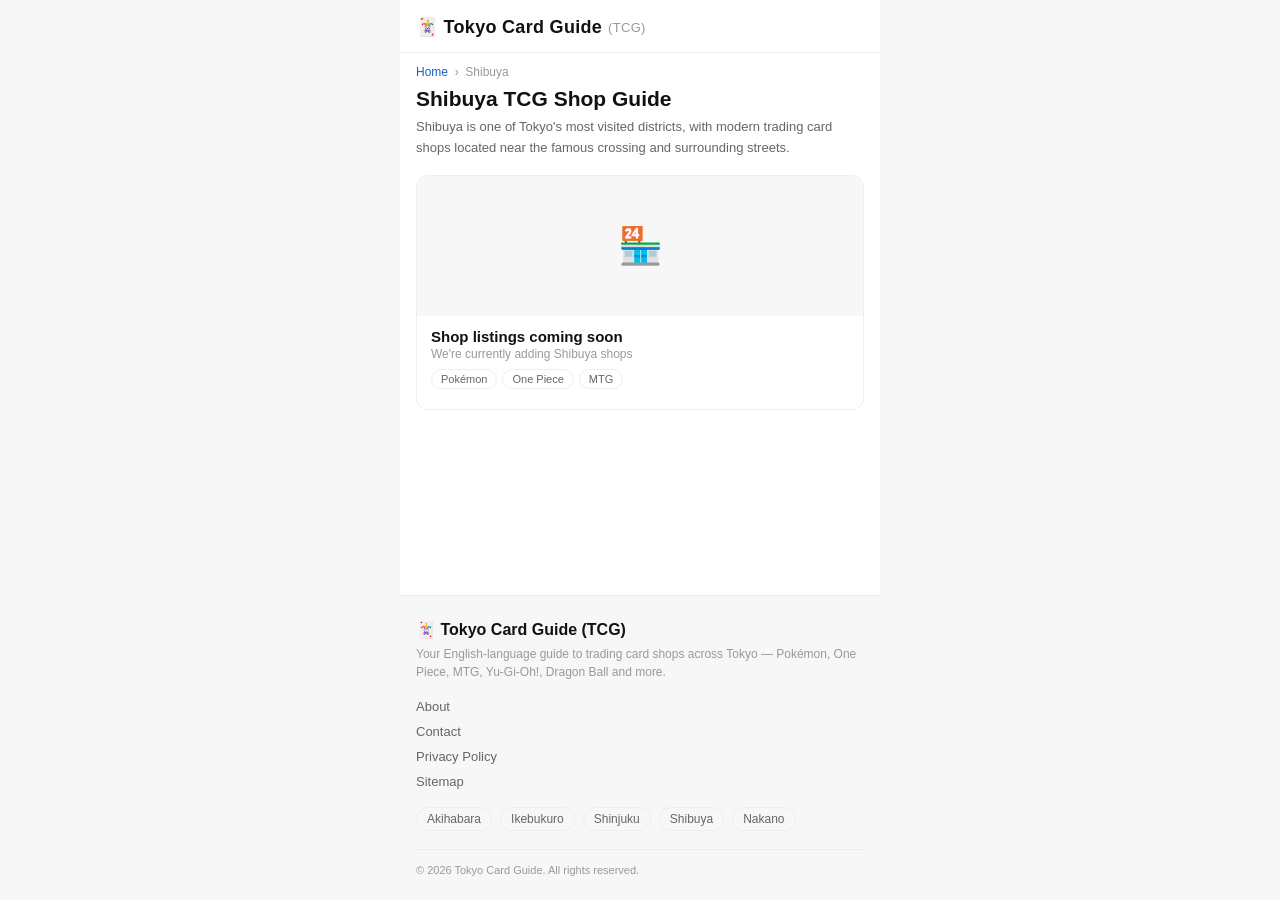
<file: shibuya.html>
<!DOCTYPE html>
<html lang="en">
<head>
<meta charset="UTF-8">
<meta name="viewport" content="width=device-width, initial-scale=1.0">
<title>Shibuya TCG Shop Guide | Tokyo Card Guide (TCG)</title>
<meta name="description" content="Find the best trading card shops in Shibuya — Pokémon, One Piece, MTG, Yu-Gi-Oh! and Dragon Ball, with tax-free and English-friendly options.">
<link rel="canonical" href="https://tokyocardguide.com/shibuya.html">
<link rel="stylesheet" href="style.css">
</head>
<body>
<div id="app">

  <header class="header">
    <div class="header-top">
      <div class="logo"><a href="index.html">🃏 Tokyo Card Guide <span>(TCG)</span></a></div>
    </div>
  </header>

  <div class="page-content">
    <div class="breadcrumb"><a href="index.html">Home</a> &nbsp;›&nbsp; Shibuya</div>
    <div class="area-hero">
      <h1>Shibuya TCG Shop Guide</h1>
      <p>Shibuya is one of Tokyo's most visited districts, with modern trading card shops located near the famous crossing and surrounding streets.</p>
    </div>
    <div class="shop-list">
      <div class="shop-card">
        <div class="shop-card-img">🏪</div>
        <div class="shop-card-body">
          <div class="shop-card-name">Shop listings coming soon</div>
          <div class="shop-card-sub">We're currently adding Shibuya shops</div>
          <div class="shop-card-tags">
            <span class="tag">Pokémon</span>
            <span class="tag">One Piece</span>
            <span class="tag">MTG</span>
          </div>
        </div>
      </div>
    </div>
  </div>

  <footer class="site-footer">
    <div class="footer-logo">🃏 Tokyo Card Guide (TCG)</div>
    <div class="footer-tagline">Your English-language guide to trading card shops across Tokyo — Pokémon, One Piece, MTG, Yu-Gi-Oh!, Dragon Ball and more.</div>
    <div class="footer-links">
      <a href="about.html">About</a>
      <a href="contact.html">Contact</a>
      <a href="privacy.html">Privacy Policy</a>
      <a href="sitemap.html">Sitemap</a>
    </div>
    <div class="footer-areas">
      <a href="akihabara.html">Akihabara</a>
      <a href="ikebukuro.html">Ikebukuro</a>
      <a href="shinjuku.html">Shinjuku</a>
      <a href="shibuya.html">Shibuya</a>
      <a href="nakano.html">Nakano</a>
    </div>
    <div class="footer-bottom">© 2026 Tokyo Card Guide. All rights reserved.</div>
  </footer>

</div>
</body>
</html>
</file>
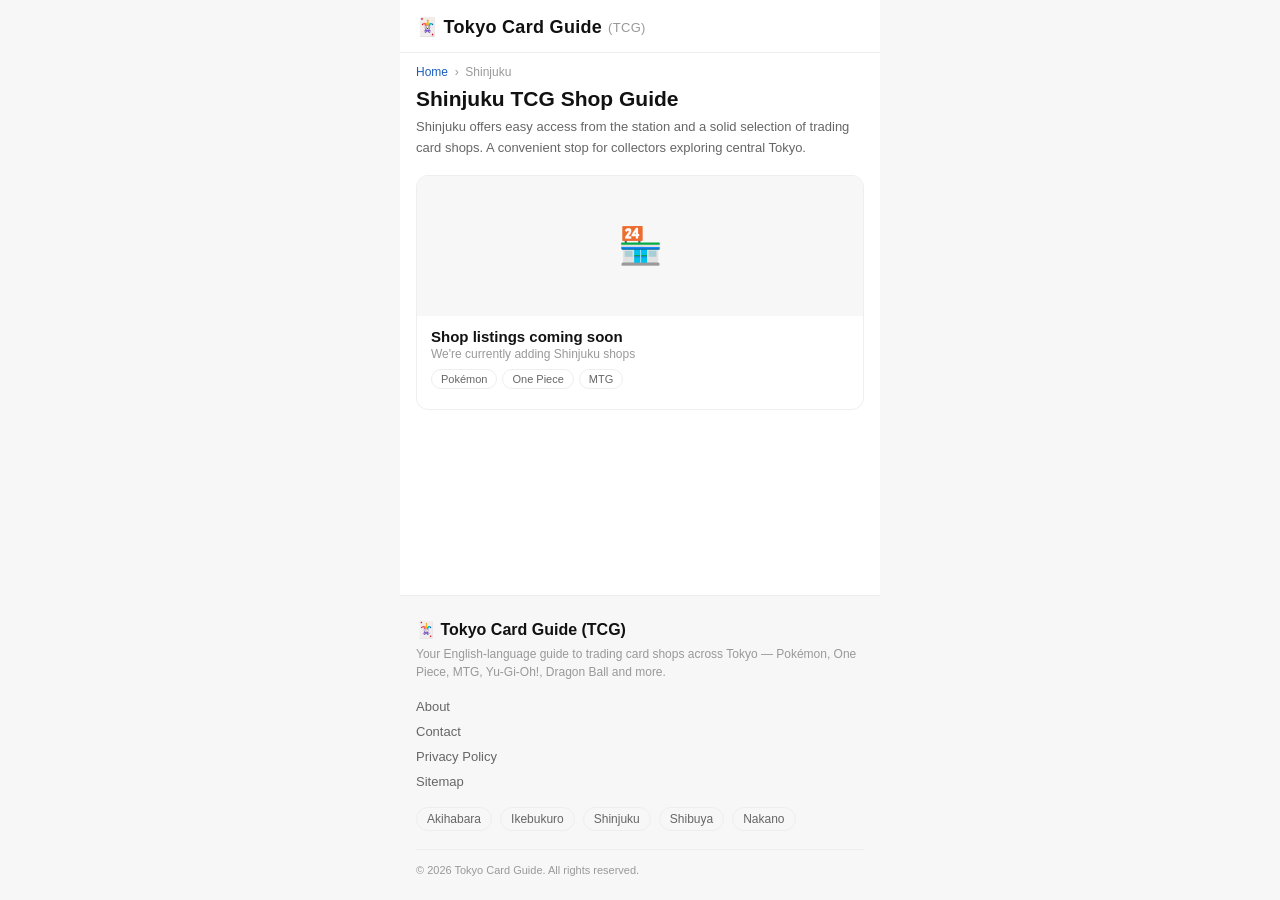
<file: shinjuku.html>
<!DOCTYPE html>
<html lang="en">
<head>
<meta charset="UTF-8">
<meta name="viewport" content="width=device-width, initial-scale=1.0">
<title>Shinjuku TCG Shop Guide | Tokyo Card Guide (TCG)</title>
<meta name="description" content="Find the best trading card shops in Shinjuku — Pokémon, One Piece, MTG, Yu-Gi-Oh! and Dragon Ball, with tax-free and English-friendly options.">
<link rel="canonical" href="https://tokyocardguide.com/shinjuku.html">
<link rel="stylesheet" href="style.css">
</head>
<body>
<div id="app">

  <header class="header">
    <div class="header-top">
      <div class="logo"><a href="index.html">🃏 Tokyo Card Guide <span>(TCG)</span></a></div>
    </div>
  </header>

  <div class="page-content">
    <div class="breadcrumb"><a href="index.html">Home</a> &nbsp;›&nbsp; Shinjuku</div>
    <div class="area-hero">
      <h1>Shinjuku TCG Shop Guide</h1>
      <p>Shinjuku offers easy access from the station and a solid selection of trading card shops. A convenient stop for collectors exploring central Tokyo.</p>
    </div>
    <div class="shop-list">
      <div class="shop-card">
        <div class="shop-card-img">🏪</div>
        <div class="shop-card-body">
          <div class="shop-card-name">Shop listings coming soon</div>
          <div class="shop-card-sub">We're currently adding Shinjuku shops</div>
          <div class="shop-card-tags">
            <span class="tag">Pokémon</span>
            <span class="tag">One Piece</span>
            <span class="tag">MTG</span>
          </div>
        </div>
      </div>
    </div>
  </div>

  <footer class="site-footer">
    <div class="footer-logo">🃏 Tokyo Card Guide (TCG)</div>
    <div class="footer-tagline">Your English-language guide to trading card shops across Tokyo — Pokémon, One Piece, MTG, Yu-Gi-Oh!, Dragon Ball and more.</div>
    <div class="footer-links">
      <a href="about.html">About</a>
      <a href="contact.html">Contact</a>
      <a href="privacy.html">Privacy Policy</a>
      <a href="sitemap.html">Sitemap</a>
    </div>
    <div class="footer-areas">
      <a href="akihabara.html">Akihabara</a>
      <a href="ikebukuro.html">Ikebukuro</a>
      <a href="shinjuku.html">Shinjuku</a>
      <a href="shibuya.html">Shibuya</a>
      <a href="nakano.html">Nakano</a>
    </div>
    <div class="footer-bottom">© 2026 Tokyo Card Guide. All rights reserved.</div>
  </footer>

</div>
</body>
</html>
</file>
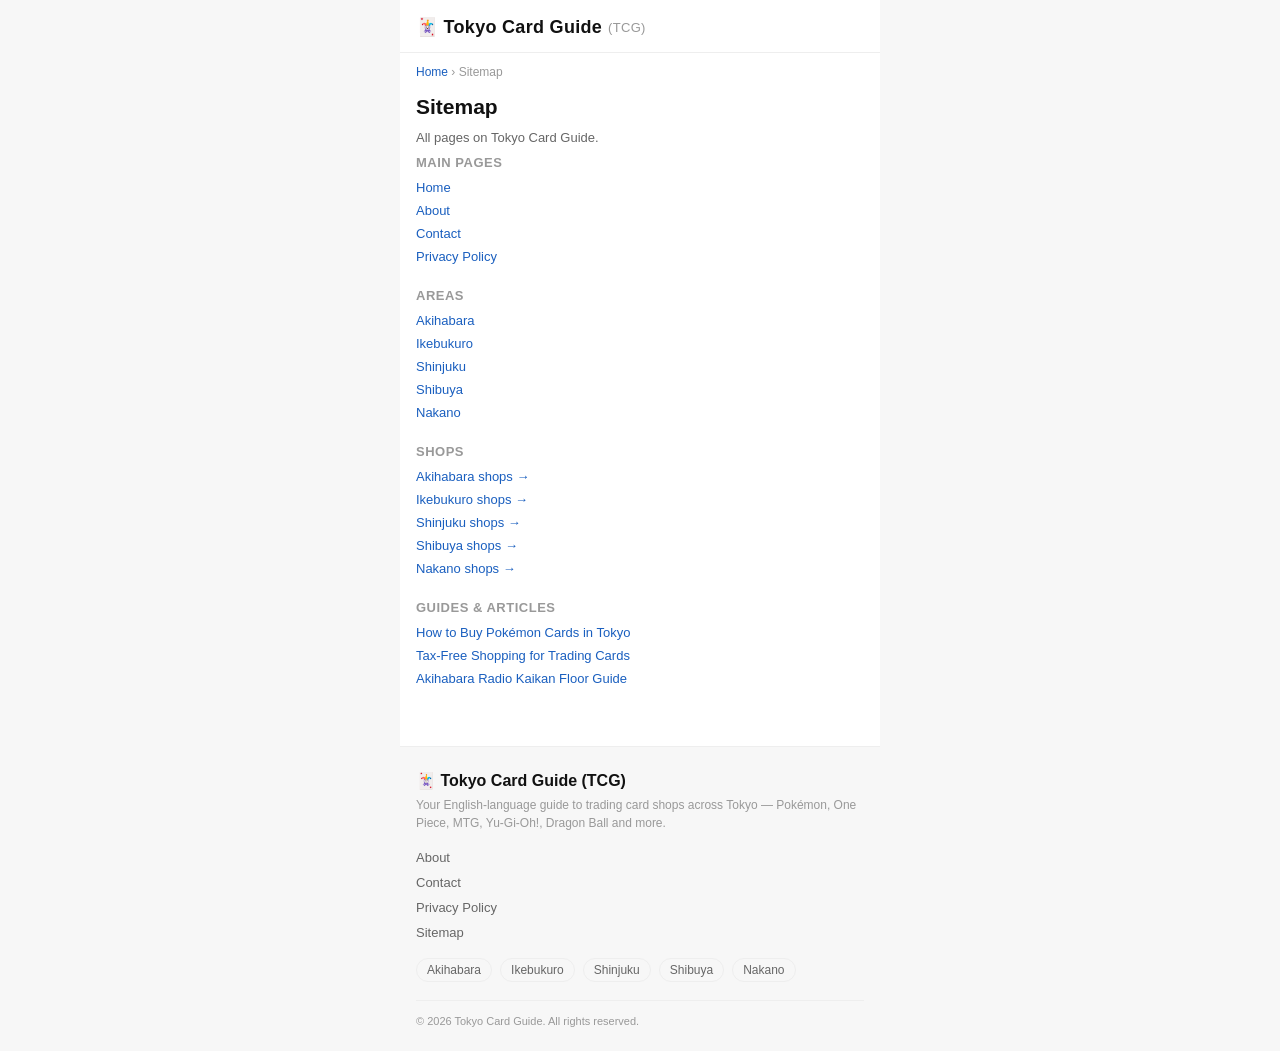
<file: sitemap.html>
<!DOCTYPE html>
<html lang="en">
<head>
<meta charset="UTF-8">
<meta name="viewport" content="width=device-width, initial-scale=1.0">
<title>Sitemap | Tokyo Card Guide (TCG)</title>
<meta name="description" content="Sitemap for Tokyo Card Guide (TCG) — all pages and shop listings.">
<link rel="canonical" href="https://tokyocardguide.com/sitemap.html">
<link rel="stylesheet" href="style.css">
<style>
.sitemap-content { padding: 0 16px; }
.sitemap-section { margin-bottom: 24px; }
.sitemap-section h2 { font-size: 13px; font-weight: 700; text-transform: uppercase; letter-spacing: 0.5px; color: var(--color-text-tertiary); margin-bottom: 10px; }
.sitemap-list { display: flex; flex-direction: column; gap: 8px; }
.sitemap-list a { font-size: 13px; color: #1a5fbf; }
</style>
</head>
<body>
<div id="app">

  <header class="header">
    <div class="header-top">
      <div class="logo"><a href="index.html">🃏 Tokyo Card Guide <span>(TCG)</span></a></div>
    </div>
  </header>

  <div class="page-content">
    <div class="breadcrumb"><a href="index.html">Home</a> › Sitemap</div>

    <div class="about-block">
      <h1>Sitemap</h1>
      <p>All pages on Tokyo Card Guide.</p>
    </div>

    <div class="sitemap-content">

      <div class="sitemap-section">
        <h2>Main Pages</h2>
        <div class="sitemap-list">
          <a href="index.html">Home</a>
          <a href="about.html">About</a>
          <a href="contact.html">Contact</a>
          <a href="privacy.html">Privacy Policy</a>
        </div>
      </div>

      <div class="sitemap-section">
        <h2>Areas</h2>
        <div class="sitemap-list">
          <a href="akihabara.html">Akihabara</a>
          <a href="ikebukuro.html">Ikebukuro</a>
          <a href="shinjuku.html">Shinjuku</a>
          <a href="shibuya.html">Shibuya</a>
          <a href="nakano.html">Nakano</a>
        </div>
      </div>

      <div class="sitemap-section">
        <h2>Shops</h2>
        <div class="sitemap-list">
          <a href="akihabara.html">Akihabara shops →</a>
          <a href="ikebukuro.html">Ikebukuro shops →</a>
          <a href="shinjuku.html">Shinjuku shops →</a>
          <a href="shibuya.html">Shibuya shops →</a>
          <a href="nakano.html">Nakano shops →</a>
        </div>
      </div>

      <div class="sitemap-section">
        <h2>Guides &amp; Articles</h2>
        <div class="sitemap-list">
          <a href="how-to-buy-pokemon-cards-tokyo.html">How to Buy Pokémon Cards in Tokyo</a>
          <a href="tax-free-shopping-trading-cards.html">Tax-Free Shopping for Trading Cards</a>
          <a href="akihabara-radio-kaikan-floor-guide.html">Akihabara Radio Kaikan Floor Guide</a>
        </div>
      </div>

    </div>
  </div>

  <footer class="site-footer">
    <div class="footer-logo">🃏 Tokyo Card Guide (TCG)</div>
    <div class="footer-tagline">Your English-language guide to trading card shops across Tokyo — Pokémon, One Piece, MTG, Yu-Gi-Oh!, Dragon Ball and more.</div>
    <div class="footer-links">
      <a href="about.html">About</a>
      <a href="contact.html">Contact</a>
      <a href="privacy.html">Privacy Policy</a>
      <a href="sitemap.html">Sitemap</a>
    </div>
    <div class="footer-areas">
      <a href="akihabara.html">Akihabara</a>
      <a href="ikebukuro.html">Ikebukuro</a>
      <a href="shinjuku.html">Shinjuku</a>
      <a href="shibuya.html">Shibuya</a>
      <a href="nakano.html">Nakano</a>
    </div>
    <div class="footer-bottom">© 2026 Tokyo Card Guide. All rights reserved.</div>
  </footer>

</div>
</body>
</html>
</file>
<file: style.css>
/* ============================================
   Tokyo Card Guide (TCG) - Shared Stylesheet
   ============================================ */

html { scroll-behavior: smooth; }
#browse-by-area { scroll-margin-top: 70px; }

* { box-sizing: border-box; margin: 0; padding: 0; }

:root {
  --color-bg: #ffffff;
  --color-bg-secondary: #f7f7f7;
  --color-text: #111111;
  --color-text-secondary: #666666;
  --color-text-tertiary: #999999;
  --color-border: #eeeeee;
  --color-border-strong: #dddddd;
  --color-accent: #111111;

  --tag-tax-bg: #f0faf0;
  --tag-tax-text: #2a7a2a;
  --tag-tax-border: #b8e0b8;

  --tag-eng-bg: #eef5ff;
  --tag-eng-text: #1a5fbf;
  --tag-eng-border: #b3d0f5;

  --tag-oripa-bg: #fef3e7;
  --tag-oripa-text: #b5560a;
  --tag-oripa-border: #f4cfa8;

  --status-open: #2a7a2a;
  --status-closed: #aa2222;

  --radius-md: 10px;
  --radius-lg: 12px;
}

body {
  font-family: -apple-system, BlinkMacSystemFont, "Segoe UI", Roboto, sans-serif;
  background: var(--color-bg-secondary);
  color: var(--color-text);
  -webkit-font-smoothing: antialiased;
}

#app {
  max-width: 480px;
  margin: 0 auto;
  background: var(--color-bg);
  min-height: 100vh;
  display: flex;
  flex-direction: column;
}

a { color: inherit; text-decoration: none; }

/* ============================================
   HEADER
   ============================================ */
.header {
  padding: 16px 16px 14px;
  border-bottom: 1px solid var(--color-border);
  position: sticky;
  top: 0;
  background: var(--color-bg);
  z-index: 10;
}
.header-top {
  display: flex;
  align-items: center;
  justify-content: space-between;
}
.logo {
  font-size: 18px;
  font-weight: 700;
  letter-spacing: 0.3px;
}
.logo span {
  color: var(--color-text-tertiary);
  font-weight: 400;
  font-size: 13px;
}
.logo a { display: flex; align-items: center; gap: 6px; }

/* ============================================
   PAGE CONTENT WRAPPER
   ============================================ */
.page-content { flex: 1; padding-bottom: 8px; }

/* ============================================
   SEARCH BAR (tabbed: Keyword / Area / Tags)
   ============================================ */
.search-block { padding: 16px; }

.search-tabs { display: flex; gap: 6px; margin-bottom: 10px; }
.search-tab {
  font-size: 12px; padding: 6px 14px; border-radius: 18px;
  border: 1px solid var(--color-border-strong);
  background: var(--color-bg); color: var(--color-text-secondary);
  cursor: pointer; font-family: inherit; font-weight: 500;
  text-decoration: none; display: inline-block;
}
.search-tab.active {
  background: var(--color-text); color: var(--color-bg);
  border-color: var(--color-text);
}

.search-panel { display: none; }
.search-panel.active { display: block; }

.keyword-bar { display: flex; gap: 8px; }
.keyword-input {
  flex: 1; border: 1px solid var(--color-border-strong);
  border-radius: 10px; padding: 11px 14px; font-size: 13px;
  color: var(--color-text-tertiary); background: var(--color-bg);
}
.keyword-btn {
  background: var(--color-text); color: var(--color-bg);
  border: none; border-radius: 10px; padding: 11px 18px;
  font-size: 13px; font-weight: 600; cursor: pointer; font-family: inherit;
}

.area-quick-list { display: flex; flex-direction: column; gap: 2px; }
.area-quick-item {
  display: flex; align-items: center; justify-content: space-between;
  padding: 11px 4px; border-bottom: 1px solid var(--color-border);
  font-size: 13px;
}
.area-quick-item:last-child { border-bottom: none; }
.area-quick-item span:last-child { color: var(--color-text-tertiary); font-size: 12px; }

.tag-cloud { display: flex; flex-wrap: wrap; gap: 8px; }
.tag-chip {
  font-size: 12px; padding: 7px 14px; border-radius: 20px;
  border: 1px solid var(--color-border-strong);
  color: var(--color-text-secondary); white-space: nowrap;
}
.tag-chip.tax { background: var(--tag-tax-bg); color: var(--tag-tax-text); border-color: var(--tag-tax-border); }
.tag-chip.eng { background: var(--tag-eng-bg); color: var(--tag-eng-text); border-color: var(--tag-eng-border); }
.tag-chip.oripa { background: var(--tag-oripa-bg); color: var(--tag-oripa-text); border-color: var(--tag-oripa-border); }

.tag-section-label {
  font-size: 11px; color: var(--color-text-tertiary); text-transform: uppercase;
  letter-spacing: 0.5px; margin: 14px 0 8px; font-weight: 600;
}
.tag-section-label:first-child { margin-top: 0; }

/* ============================================
   ABOUT / HERO BLOCK
   ============================================ */
.about-block { padding: 14px 16px 6px; }
.about-block h1 { font-size: 21px; font-weight: 700; margin-bottom: 8px; line-height: 1.3; }
.about-block p { font-size: 13px; color: var(--color-text-secondary); line-height: 1.6; }

/* ============================================
   SECTION HEADERS
   ============================================ */
.section-header {
  padding: 22px 16px 4px;
  display: flex; align-items: baseline; justify-content: space-between;
}
.section-header h2 { font-size: 15px; font-weight: 700; letter-spacing: 0.3px; }
.section-header span { font-size: 11px; color: var(--color-text-tertiary); }
.section-header a { font-size: 11px; color: var(--color-text-tertiary); }

/* ============================================
   AREA LIST (Top page)
   ============================================ */
.area-list { padding: 8px 16px; }
.area-item {
  display: flex; align-items: center; justify-content: space-between;
  padding: 16px 0; border-bottom: 1px solid var(--color-border);
}
.area-item:last-child { border-bottom: none; }
.area-name { font-size: 16px; font-weight: 700; margin-bottom: 3px; }
.area-meta { font-size: 12px; color: var(--color-text-tertiary); }
.area-count {
  font-size: 12px; color: var(--color-text-secondary);
  background: var(--color-bg-secondary); padding: 4px 10px;
  border-radius: 20px; white-space: nowrap;
}
.area-arrow { color: var(--color-text-tertiary); font-size: 18px; margin-left: 8px; }
.area-right { display: flex; align-items: center; gap: 8px; }

/* ============================================
   GUIDE SLIDER
   ============================================ */
.guide-slider-wrap { padding: 8px 0 4px; }

.guide-slider-container {
  position: relative;
  margin: 0 16px;
}

.guide-slider {
  display: flex; overflow-x: auto; scroll-snap-type: x mandatory;
  scrollbar-width: none; gap: 0;
  -webkit-overflow-scrolling: touch;
}
.guide-slider::-webkit-scrollbar { display: none; }

.guide-slide {
  flex: 0 0 100%; scroll-snap-align: start;
  border: 1px solid var(--color-border); border-radius: var(--radius-lg);
  overflow: hidden; display: block; text-decoration: none;
  background: var(--color-bg); min-width: 0;
}

/* ARROW BUTTONS */
.slider-arrow {
  position: absolute; top: 40%; transform: translateY(-50%);
  width: 32px; height: 32px; border-radius: 50%;
  background: var(--color-bg); border: 1px solid var(--color-border-strong);
  font-size: 20px; cursor: pointer;
  display: flex; align-items: center; justify-content: center;
  color: var(--color-text); z-index: 2; font-family: inherit;
  box-shadow: 0 1px 4px rgba(0,0,0,0.15);
}
.slider-arrow.left { left: -12px; }
.slider-arrow.right { right: -12px; }

.guide-slide-img {
  width: 100%; height: 130px; background: var(--color-bg-secondary);
  display: flex; align-items: center; justify-content: center;
  font-size: 36px; color: var(--color-text-tertiary);
}
.guide-slide-body { padding: 12px 14px; }
.guide-slide-title { font-size: 14px; font-weight: 700; line-height: 1.4; margin-bottom: 6px; color: var(--color-text); }
.guide-slide-excerpt { font-size: 12px; color: var(--color-text-secondary); line-height: 1.5; margin-bottom: 8px; }

/* DOTS */
.guide-dots { display: flex; justify-content: center; gap: 6px; padding: 12px 0 8px; }
.guide-dot {
  width: 7px; height: 7px; border-radius: 50%;
  background: var(--color-border-strong); transition: background 0.2s;
}
.guide-dot.active { background: var(--color-text); }

/* VIEW MORE BUTTON */
.view-more-btn {
  display: block; width: 100%; padding: 13px;
  border: 1px solid var(--color-text); border-radius: var(--radius-md);
  font-size: 13px; font-weight: 600; text-align: center;
  color: var(--color-text); text-decoration: none;
  background: var(--color-bg);
}

/* ============================================
   INFO / UPDATES SECTION
   ============================================ */
.info-list { padding: 4px 16px 16px; display: flex; flex-direction: column; }
.info-item {
  padding: 14px 0; border-bottom: 1px solid var(--color-border);
}
.info-item:last-child { border-bottom: none; }
.info-meta { display: flex; align-items: center; gap: 8px; margin-bottom: 5px; }
.info-date { font-size: 11px; color: var(--color-text-tertiary); }
.info-badge {
  font-size: 10px; font-weight: 700; padding: 2px 8px;
  border-radius: 20px; text-transform: uppercase; letter-spacing: 0.3px;
}
.info-badge.new { background: #EAF3DE; color: #3B6D11; }
.info-badge.article { background: #E6F1FB; color: #185FA5; }
.info-badge.launch { background: #FFF3CD; color: #856404; }
.info-title { font-size: 13px; color: var(--color-text); line-height: 1.5; }
.breadcrumb { padding: 12px 16px 0; font-size: 12px; color: var(--color-text-tertiary); }
.breadcrumb a { color: #1a5fbf; }

/* ============================================
   AREA HERO (Area page)
   ============================================ */
.area-hero { padding: 8px 16px 16px; }
.area-hero h1 { font-size: 21px; font-weight: 700; margin-bottom: 6px; }
.area-hero p { font-size: 13px; color: var(--color-text-secondary); line-height: 1.6; }

/* ============================================
   SHOP CARDS (Area page list)
   ============================================ */
.shop-list { padding: 0 16px; display: flex; flex-direction: column; gap: 14px; }
.shop-card {
  border: 1px solid var(--color-border); border-radius: var(--radius-lg);
  overflow: hidden; display: block; background: var(--color-bg);
}
.shop-card-img {
  width: 100%; height: 140px; background: var(--color-bg-secondary);
  display: flex; align-items: center; justify-content: center;
  font-size: 36px; color: var(--color-text-tertiary); object-fit: cover;
}
.shop-card-body { padding: 12px 14px; }
.shop-card-name { font-size: 15px; font-weight: 700; margin-bottom: 2px; }
.shop-card-sub { font-size: 12px; color: var(--color-text-tertiary); margin-bottom: 8px; }
.shop-card-tags { display: flex; flex-wrap: wrap; gap: 5px; margin-bottom: 8px; }
.shop-card-foot {
  display: flex; align-items: center; justify-content: space-between;
  font-size: 12px; color: var(--color-text-secondary);
}

/* ============================================
   TAGS (shared across shop card + detail page)
   ============================================ */
.tag {
  font-size: 11px; padding: 3px 9px; border-radius: 20px;
  border: 1px solid var(--color-border); color: var(--color-text-secondary);
  white-space: nowrap; display: inline-block;
}
.tag.tax { background: var(--tag-tax-bg); color: var(--tag-tax-text); border-color: var(--tag-tax-border); }
.tag.eng { background: var(--tag-eng-bg); color: var(--tag-eng-text); border-color: var(--tag-eng-border); }
.tag.oripa { background: var(--tag-oripa-bg); color: var(--tag-oripa-text); border-color: var(--tag-oripa-border); }

.open-now { color: var(--status-open); font-weight: 600; }
.closed-now { color: var(--status-closed); font-weight: 600; }

/* ============================================
   SHOP DETAIL PAGE
   ============================================ */
.shop-hero-img {
  width: 100%; height: 220px; background: var(--color-bg-secondary);
  display: flex; align-items: center; justify-content: center;
  font-size: 48px; color: var(--color-text-tertiary); object-fit: cover;
}
.shop-detail { padding: 16px; }
.shop-cat {
  font-size: 11px; color: var(--color-text-tertiary); text-transform: uppercase;
  letter-spacing: 0.5px; margin-bottom: 6px;
}
.shop-detail h1 { font-size: 21px; font-weight: 700; margin-bottom: 4px; line-height: 1.3; }
.shop-detail-jp { font-size: 13px; color: var(--color-text-tertiary); margin-bottom: 14px; }

.status-row { display: flex; align-items: center; gap: 8px; margin-bottom: 14px; font-size: 13px; }
.status-row .open-now, .status-row .closed-now { font-weight: 700; }

.tags-block { display: flex; flex-wrap: wrap; gap: 6px; margin-bottom: 16px; }

.info-section { margin-bottom: 16px; }
.info-section h3 {
  font-size: 12px; font-weight: 700; text-transform: uppercase;
  letter-spacing: 0.5px; color: var(--color-text-tertiary); margin-bottom: 8px;
}
.info-row {
  display: flex; gap: 10px; font-size: 13px; color: var(--color-text);
  margin-bottom: 8px; line-height: 1.5; align-items: flex-start;
}
.info-row i {
  color: var(--color-text-tertiary); font-size: 16px; margin-top: 1px;
  flex-shrink: 0; width: 18px; text-align: center;
}

.collector-tips { background: var(--color-bg-secondary); border-radius: var(--radius-md); padding: 12px 14px; }
.collector-tips ul { margin-top: 8px; padding-left: 18px; }
.collector-tips li { font-size: 13px; color: var(--color-text-secondary); margin-bottom: 5px; line-height: 1.5; }

.map-embed { width: 100%; height: 200px; border: 0; border-radius: var(--radius-md); }
.map-placeholder {
  width: 100%; height: 150px; background: var(--color-bg-secondary);
  border-radius: var(--radius-md); display: flex; align-items: center;
  justify-content: center; color: var(--color-text-tertiary); font-size: 13px;
  flex-direction: column; gap: 6px;
}
.map-placeholder i { font-size: 24px; }

.dir-btn {
  display: block; width: 100%; margin-top: 16px; padding: 13px;
  background: var(--color-accent); color: #ffffff; border: none;
  border-radius: var(--radius-md); font-size: 14px; font-weight: 700;
  cursor: pointer; font-family: inherit; text-align: center;
}
.dir-btn:hover { background: #333; }

/* ============================================
   FOOTER
   ============================================ */
.site-footer {
  margin-top: 28px; border-top: 1px solid var(--color-border);
  background: var(--color-bg-secondary); padding: 24px 16px;
}
.footer-logo { font-size: 16px; font-weight: 700; margin-bottom: 6px; }
.footer-tagline { font-size: 12px; color: var(--color-text-tertiary); margin-bottom: 18px; line-height: 1.5; }
.footer-links { display: flex; flex-direction: column; gap: 10px; margin-bottom: 18px; }
.footer-links a { font-size: 13px; color: var(--color-text-secondary); }
.footer-areas { display: flex; flex-wrap: wrap; gap: 8px; margin-bottom: 18px; }
.footer-areas a {
  font-size: 12px; color: var(--color-text-secondary);
  border: 1px solid var(--color-border); padding: 4px 10px; border-radius: 14px;
}
.footer-bottom {
  font-size: 11px; color: var(--color-text-tertiary);
  border-top: 1px solid var(--color-border); padding-top: 14px;
}
</file>
